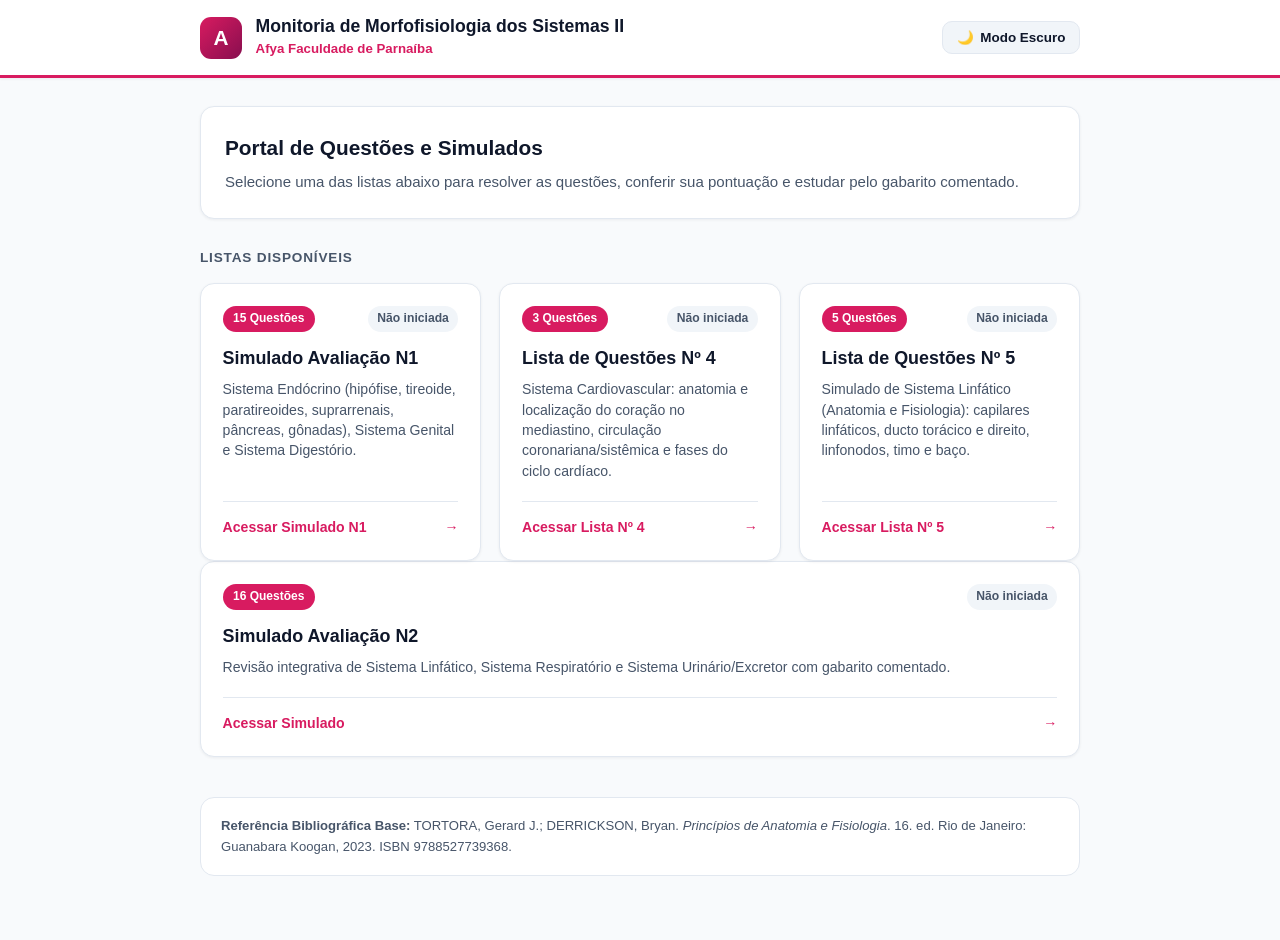
<file: index.html>
<!DOCTYPE html>
<html lang="pt-BR" data-theme="light">
<head>
  <meta charset="UTF-8" />
  <meta name="viewport" content="width=device-width, initial-scale=1.0" />
  <title>Monitoria de Morfofisiologia dos Sistemas II | Afya Parnaíba</title>
  <link rel="stylesheet" href="style.css" />
</head>
<body>

  <header>
    <div class="header-container">
      <div class="brand">
        <div class="brand-logo">A</div>
        <div class="brand-text">
          <h1>Monitoria de Morfofisiologia dos Sistemas II</h1>
          <p>Afya Faculdade de Parnaíba</p>
        </div>
      </div>
      <div class="header-actions">
        <button class="btn-icon" id="themeToggle" type="button">
          <span id="themeIcon">🌙</span>
          <span id="themeText">Modo Escuro</span>
        </button>
      </div>
    </div>
  </header>

  <main>
    <div class="hero-banner">
      <h2>Portal de Questões e Simulados</h2>
      <p>Selecione uma das listas abaixo para resolver as questões, conferir sua pontuação e estudar pelo gabarito comentado.</p>
    </div>

    <div class="section-title">Listas Disponíveis</div>

    <div class="portal-grid">
      <!-- Card 1: Simulado N1 -->
      <a href="simulado-n1.html" class="portal-card">
        <div>
          <div class="portal-card-top">
            <span class="quiz-badge">15 Questões</span>
            <span class="portal-status" data-quiz-status="simulado_n1" data-total="15">Não iniciada</span>
          </div>
          <h3>Simulado Avaliação N1</h3>
          <p>Sistema Endócrino (hipófise, tireoide, paratireoides, suprarrenais, pâncreas, gônadas), Sistema Genital e Sistema Digestório.</p>
        </div>
        <div class="portal-card-footer">
          <span>Acessar Simulado N1</span>
          <span>→</span>
        </div>
      </a>

      <!-- Card 2: Lista Nº 4 -->
      <a href="lista-4.html" class="portal-card">
        <div>
          <div class="portal-card-top">
            <span class="quiz-badge">3 Questões</span>
            <span class="portal-status" data-quiz-status="lista_4" data-total="3">Não iniciada</span>
          </div>
          <h3>Lista de Questões Nº 4</h3>
          <p>Sistema Cardiovascular: anatomia e localização do coração no mediastino, circulação coronariana/sistêmica e fases do ciclo cardíaco.</p>
        </div>
        <div class="portal-card-footer">
          <span>Acessar Lista Nº 4</span>
          <span>→</span>
        </div>
      </a>

      <!-- Card 3: Lista Nº 5 -->
      <a href="lista-5.html" class="portal-card">
        <div>
          <div class="portal-card-top">
            <span class="quiz-badge">5 Questões</span>
            <span class="portal-status" data-quiz-status="lista_5" data-total="5">Não iniciada</span>
          </div>
          <h3>Lista de Questões Nº 5</h3>
          <p>Simulado de Sistema Linfático (Anatomia e Fisiologia): capilares linfáticos, ducto torácico e direito, linfonodos, timo e baço.</p>
        </div>
        <div class="portal-card-footer">
          <span>Acessar Lista Nº 5</span>
          <span>→</span>
        </div>
      </a>
    </div>

      <!-- Card 4: Simulado N2 -->
    <a href="simulado-n2.html" class="portal-card">
  <div>
    <div class="portal-card-top">
      <span class="quiz-badge">16 Questões</span>
      <span class="portal-status" data-quiz-status="simulado-n2" data-total="16">Não iniciado</span>
    </div>
    <h3>Simulado Avaliação N2</h3>
    <p>Revisão integrativa de Sistema Linfático, Sistema Respiratório e Sistema Urinário/Excretor com gabarito comentado.</p>
  </div>
  <div class="portal-card-footer">
    <span>Acessar Simulado</span>
    <span>→</span>
  </div>
</a>

    <div class="reference-box">
      <strong>Referência Bibliográfica Base:</strong> TORTORA, Gerard J.; DERRICKSON, Bryan. <em>Princípios de Anatomia e Fisiologia</em>. 16. ed. Rio de Janeiro: Guanabara Koogan, 2023. ISBN 9788527739368.
    </div>
  </main>

  <script src="quiz.js"></script>
</body>
</html>
</file>
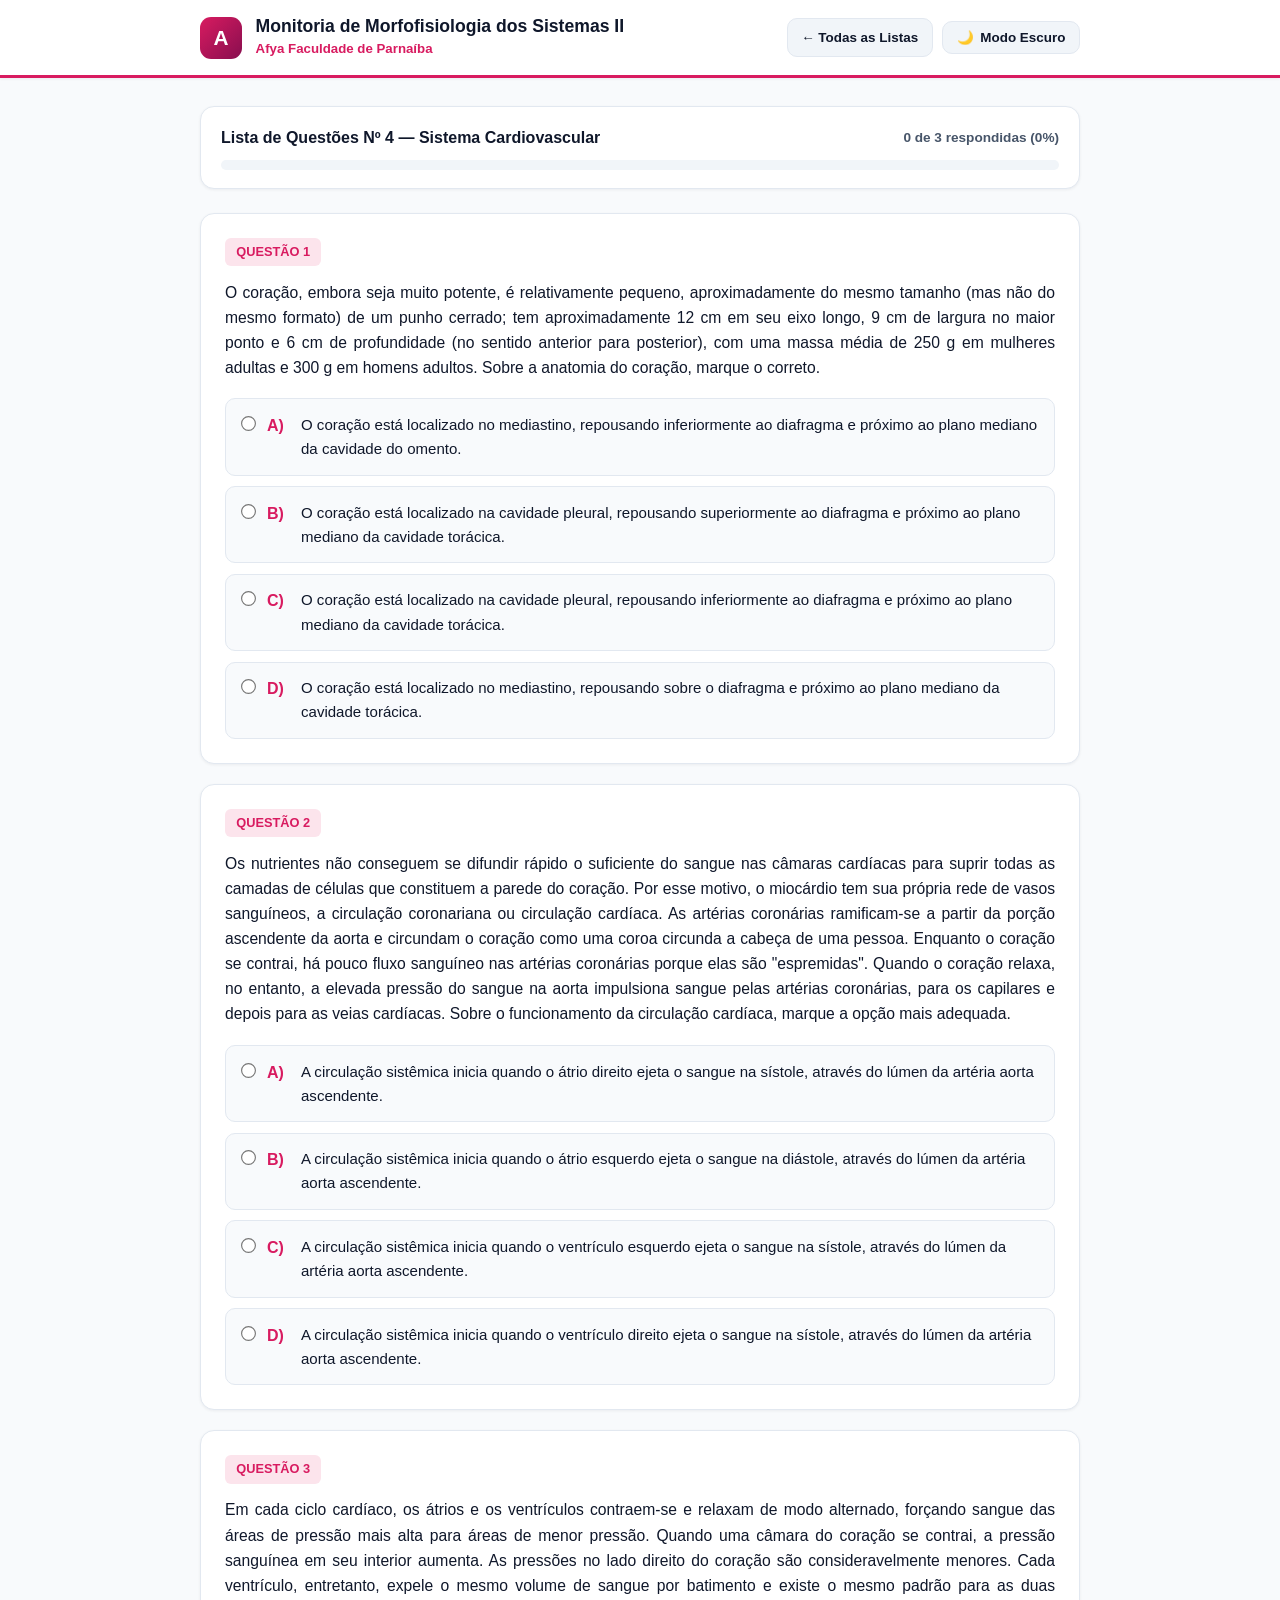
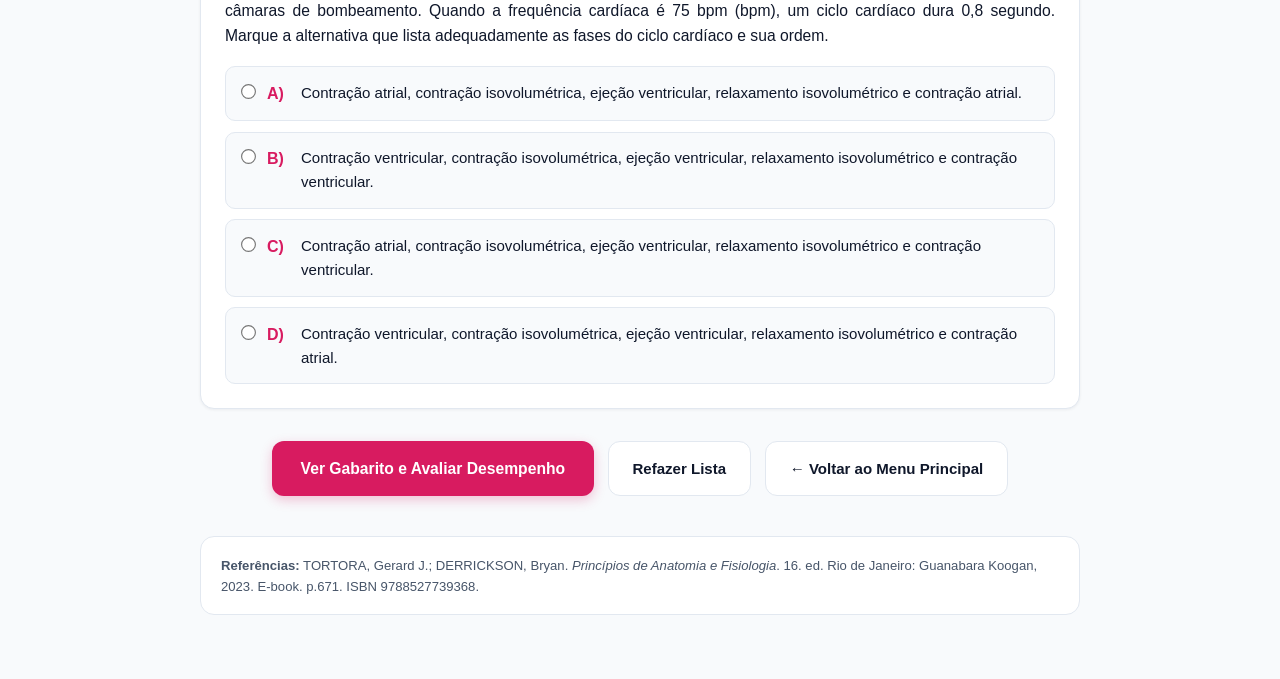
<file: lista-4.html>
<!DOCTYPE html>
<html lang="pt-BR" data-theme="light">
<head>
  <meta charset="UTF-8" />
  <meta name="viewport" content="width=device-width, initial-scale=1.0" />
  <title>Lista de Questões Nº 4 | Morfofisiologia II</title>
  <link rel="stylesheet" href="style.css" />
</head>
<body>

  <header>
    <div class="header-container">
      <a href="index.html" class="brand">
        <div class="brand-logo">A</div>
        <div class="brand-text">
          <h1>Monitoria de Morfofisiologia dos Sistemas II</h1>
          <p>Afya Faculdade de Parnaíba</p>
        </div>
      </a>
      <div class="header-actions">
        <a href="index.html" class="btn-back">← Todas as Listas</a>
        <button class="btn-icon" id="themeToggle" type="button">
          <span id="themeIcon">🌙</span>
          <span id="themeText">Modo Escuro</span>
        </button>
      </div>
    </div>
  </header>

  <main>
    <section class="results-panel" id="resultsPanel">
      <div class="results-header">
        <h3>Resultado da Avaliação</h3>
        <p id="resultsFeedback"></p>
      </div>
      <div class="stats-grid">
        <div class="stat-card">
          <div class="stat-value" id="statScore">0%</div>
          <div class="stat-label">Aproveitamento</div>
        </div>
        <div class="stat-card stat-correct">
          <div class="stat-value" id="statCorrect">0</div>
          <div class="stat-label">Acertos</div>
        </div>
        <div class="stat-card stat-wrong">
          <div class="stat-value" id="statWrong">0</div>
          <div class="stat-label">Erros</div>
        </div>
        <div class="stat-card stat-unanswered">
          <div class="stat-value" id="statUnanswered">0</div>
          <div class="stat-label">Em Branco</div>
        </div>
      </div>
    </section>

    <div class="status-bar">
      <div class="status-top">
        <span class="status-info" id="activeQuizTitle">Lista de Questões Nº 4</span>
        <span class="status-count" id="progressText">0 de 3 respondidas</span>
      </div>
      <div class="progress-track">
        <div class="progress-fill" id="progressFill"></div>
      </div>
    </div>

    <div class="filter-bar" id="filterBar">
      <button class="filter-btn active" data-filter="all" type="button">Todas as Questões</button>
      <button class="filter-btn" data-filter="correct" type="button">Apenas Acertos</button>
      <button class="filter-btn" data-filter="wrong" type="button">Erros / Em Branco</button>
    </div>

    <div class="questions-list" id="questionsContainer"></div>

    <div class="quiz-actions">
      <button class="btn-primary" id="btnGrade" type="button">Ver Gabarito e Avaliar Desempenho</button>
      <button class="btn-secondary" id="btnReset" type="button">Refazer Lista</button>
      <a href="index.html" class="btn-secondary">← Voltar ao Menu Principal</a>
    </div>

    <div class="reference-box">
      <strong>Referências:</strong> TORTORA, Gerard J.; DERRICKSON, Bryan. <em>Princípios de Anatomia e Fisiologia</em>. 16. ed. Rio de Janeiro: Guanabara Koogan, 2023. E-book. p.671. ISBN 9788527739368.
    </div>
  </main>

  <script>
    window.QUIZ_DATA = {
      id: "lista_4",
      title: "Lista de Questões Nº 4 — Sistema Cardiovascular",
      questions: [
        {
          id: 1,
          stem: "O coração, embora seja muito potente, é relativamente pequeno, aproximadamente do mesmo tamanho (mas não do mesmo formato) de um punho cerrado; tem aproximadamente 12 cm em seu eixo longo, 9 cm de largura no maior ponto e 6 cm de profundidade (no sentido anterior para posterior), com uma massa média de 250 g em mulheres adultas e 300 g em homens adultos. Sobre a anatomia do coração, marque o correto.",
          options: {
            a: "O coração está localizado no mediastino, repousando inferiormente ao diafragma e próximo ao plano mediano da cavidade do omento.",
            b: "O coração está localizado na cavidade pleural, repousando superiormente ao diafragma e próximo ao plano mediano da cavidade torácica.",
            c: "O coração está localizado na cavidade pleural, repousando inferiormente ao diafragma e próximo ao plano mediano da cavidade torácica.",
            d: "O coração está localizado no mediastino, repousando sobre o diafragma e próximo ao plano mediano da cavidade torácica."
          },
          answer: "d",
          explanation: "Alternativa D. Todas as outras descrições estão erradas, pois o coração não está inferiormente ou superiormente ao mediastino, mas sim nele. Além disso, a cavidade pleural é um espaço entre as camadas do pulmão, então não há lógica em afirmar que o coração está localizado nesse espaço. A única opção restante é a última, que está correta."
        },
        {
          id: 2,
          stem: "Os nutrientes não conseguem se difundir rápido o suficiente do sangue nas câmaras cardíacas para suprir todas as camadas de células que constituem a parede do coração. Por esse motivo, o miocárdio tem sua própria rede de vasos sanguíneos, a circulação coronariana ou circulação cardíaca. As artérias coronárias ramificam-se a partir da porção ascendente da aorta e circundam o coração como uma coroa circunda a cabeça de uma pessoa. Enquanto o coração se contrai, há pouco fluxo sanguíneo nas artérias coronárias porque elas são \"espremidas\". Quando o coração relaxa, no entanto, a elevada pressão do sangue na aorta impulsiona sangue pelas artérias coronárias, para os capilares e depois para as veias cardíacas. Sobre o funcionamento da circulação cardíaca, marque a opção mais adequada.",
          options: {
            a: "A circulação sistêmica inicia quando o átrio direito ejeta o sangue na sístole, através do lúmen da artéria aorta ascendente.",
            b: "A circulação sistêmica inicia quando o átrio esquerdo ejeta o sangue na diástole, através do lúmen da artéria aorta ascendente.",
            c: "A circulação sistêmica inicia quando o ventrículo esquerdo ejeta o sangue na sístole, através do lúmen da artéria aorta ascendente.",
            d: "A circulação sistêmica inicia quando o ventrículo direito ejeta o sangue na sístole, através do lúmen da artéria aorta ascendente."
          },
          answer: "c",
          explanation: "Alternativa C. O átrio direito recebe o sangue das veias cavas e o envia para o ventrículo direito, que inicia o processo da circulação local na artéria pulmonar. Após isso, o sangue é oxigenado pelos alvéolos e enviado de volta ao coração pelas veias pulmonares. Ao chegar de volta, entra no átrio esquerdo, que encaminha o sangue para o ventrículo esquerdo, que através da sístole ventricular ejeta o sangue na artéria aorta ascendente."
        },
        {
          id: 3,
          stem: "Em cada ciclo cardíaco, os átrios e os ventrículos contraem-se e relaxam de modo alternado, forçando sangue das áreas de pressão mais alta para áreas de menor pressão. Quando uma câmara do coração se contrai, a pressão sanguínea em seu interior aumenta. As pressões no lado direito do coração são consideravelmente menores. Cada ventrículo, entretanto, expele o mesmo volume de sangue por batimento e existe o mesmo padrão para as duas câmaras de bombeamento. Quando a frequência cardíaca é 75 bpm (bpm), um ciclo cardíaco dura 0,8 segundo. Marque a alternativa que lista adequadamente as fases do ciclo cardíaco e sua ordem.",
          options: {
            a: "Contração atrial, contração isovolumétrica, ejeção ventricular, relaxamento isovolumétrico e contração atrial.",
            b: "Contração ventricular, contração isovolumétrica, ejeção ventricular, relaxamento isovolumétrico e contração ventricular.",
            c: "Contração atrial, contração isovolumétrica, ejeção ventricular, relaxamento isovolumétrico e contração ventricular.",
            d: "Contração ventricular, contração isovolumétrica, ejeção ventricular, relaxamento isovolumétrico e contração atrial."
          },
          answer: "a",
          explanation: "Alternativa A. O ciclo cardíaco começa com a contração atrial, que preenche os ventrículos. Em seguida, ocorre a contração isovolumétrica ventricular (valvas fechadas, aumento de pressão), culminando na ejeção ventricular do sangue. Por fim, as valvas se fecham no relaxamento isovolumétrico, antecedendo o reinício do ciclo com nova contração atrial."
        }
      ]
    };
  </script>
  <script src="quiz.js"></script>
</body>
</html>
</file>
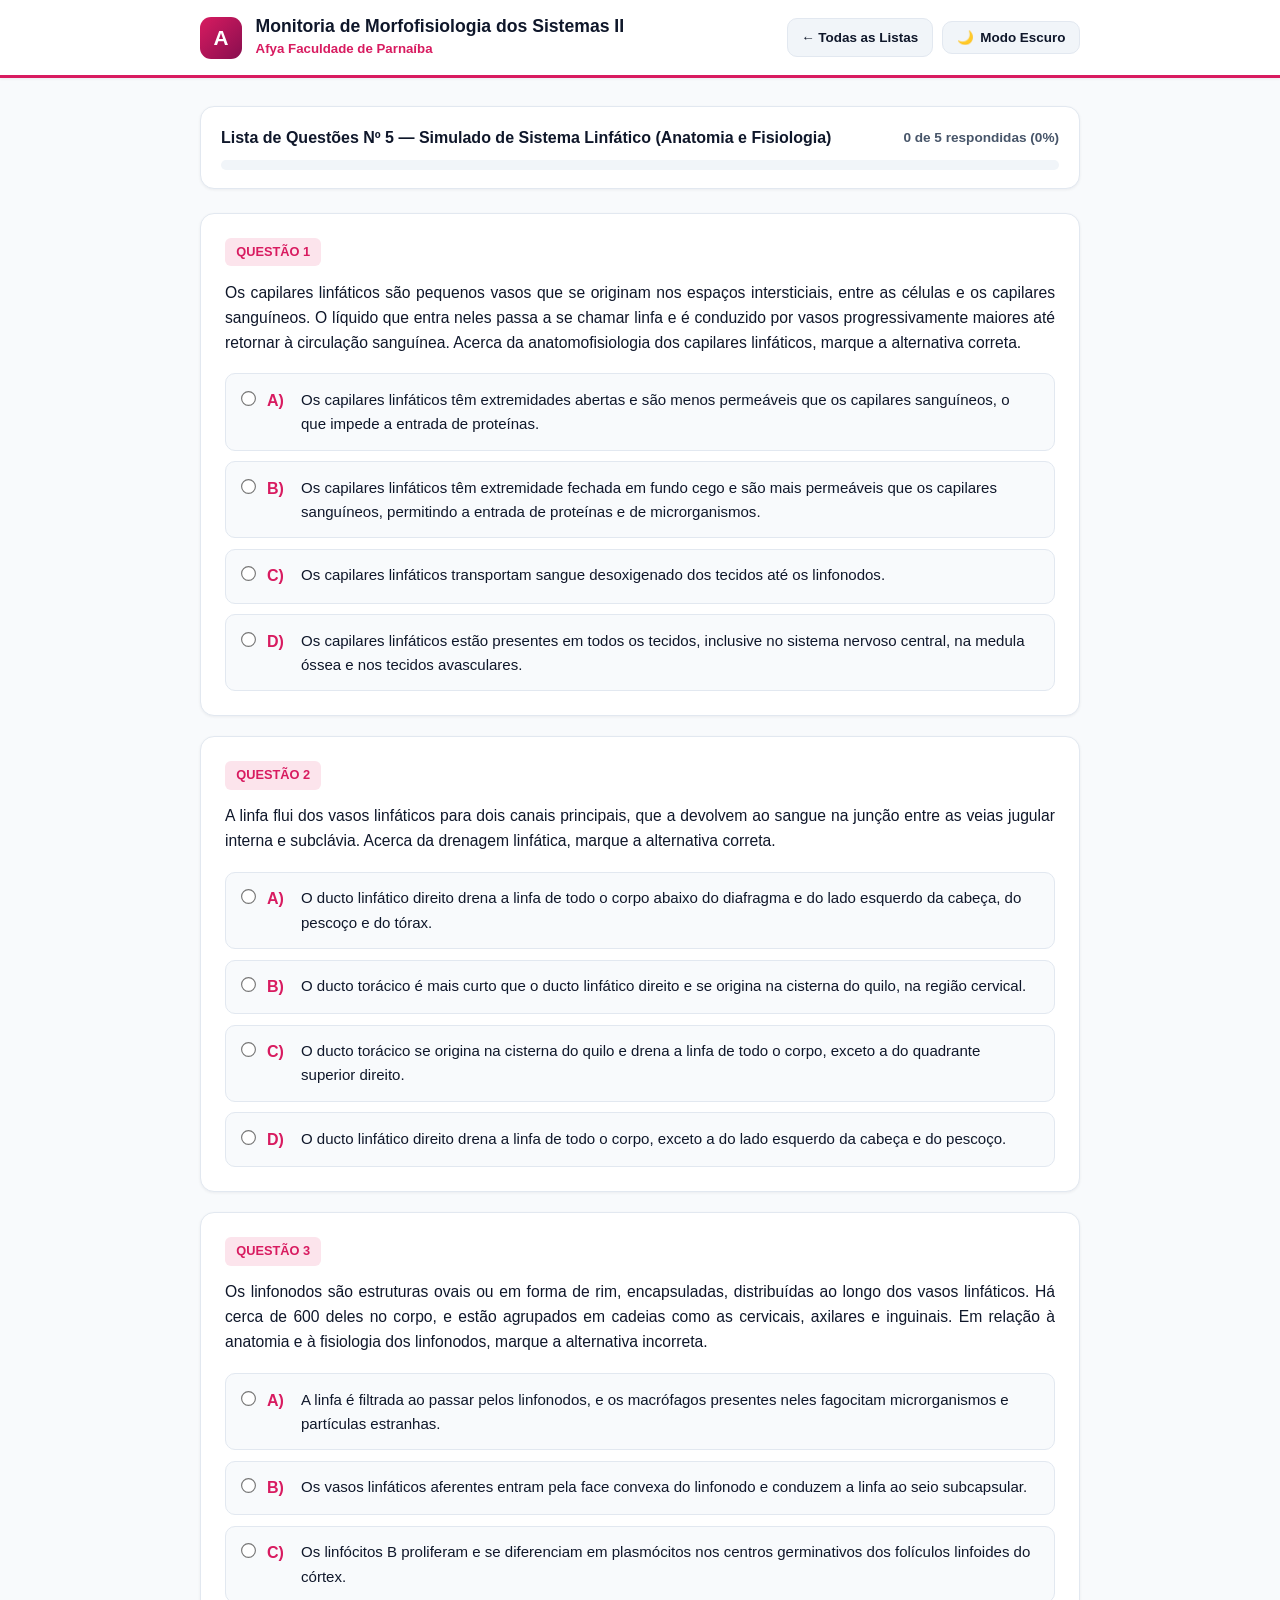
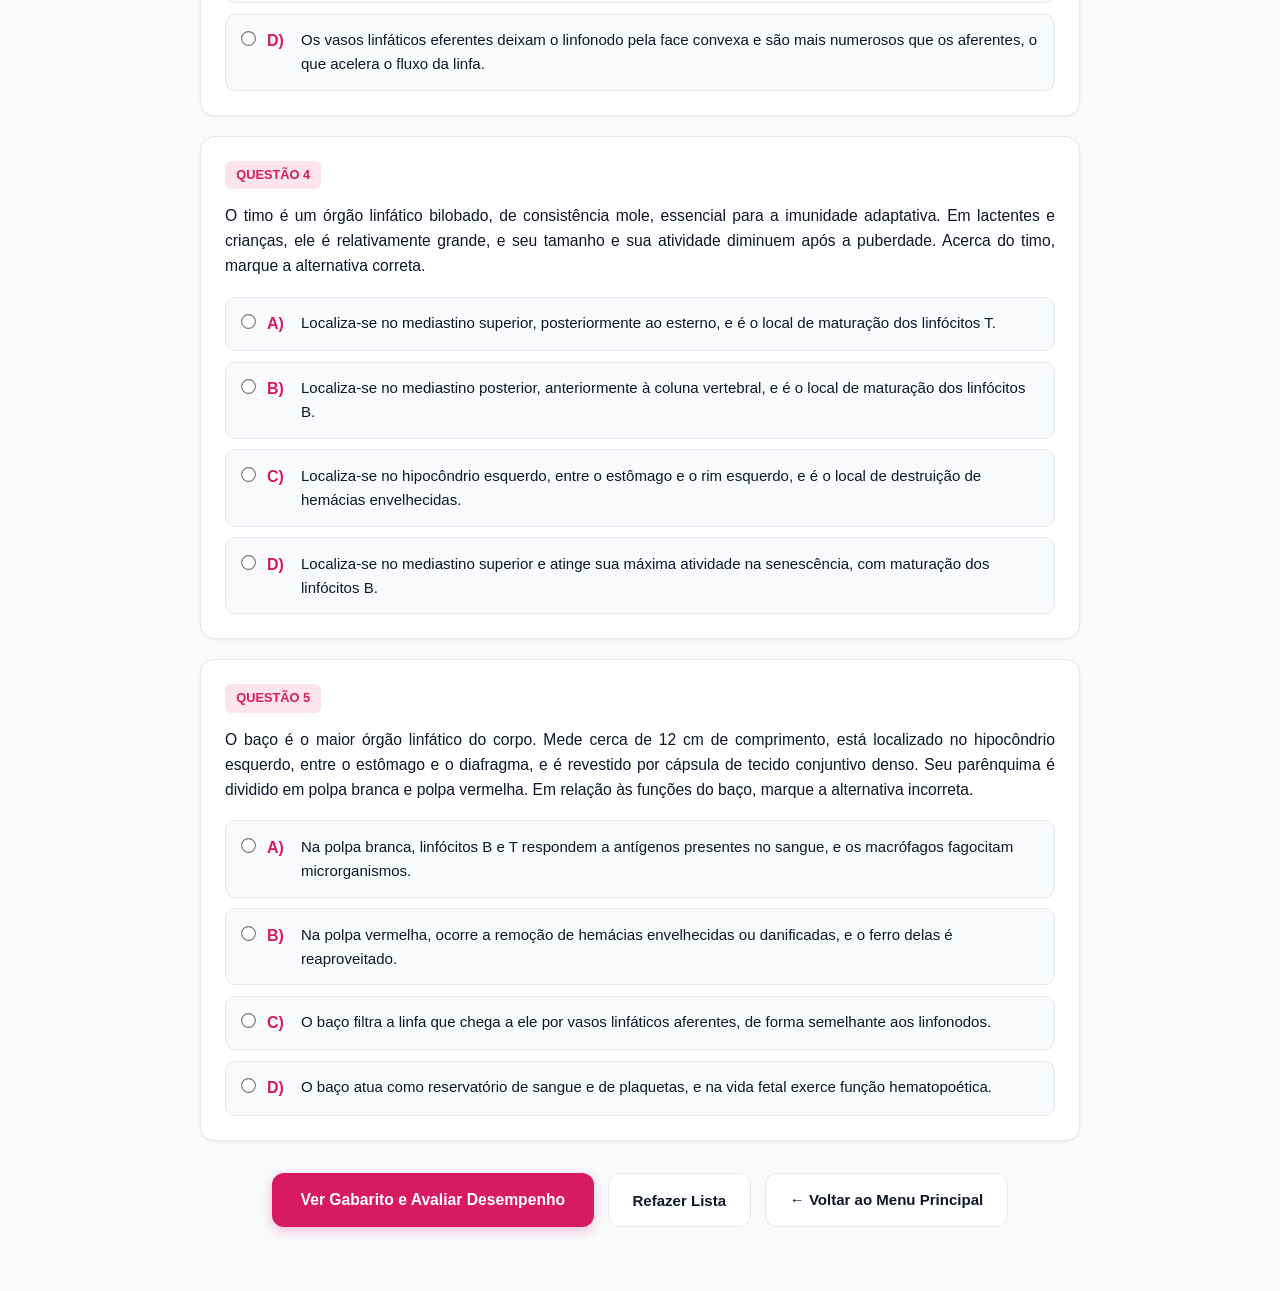
<file: lista-5.html>
<!DOCTYPE html>
<html lang="pt-BR" data-theme="light">
<head>
  <meta charset="UTF-8" />
  <meta name="viewport" content="width=device-width, initial-scale=1.0" />
  <title>Lista de Questões Nº 5 | Morfofisiologia II</title>
  <link rel="stylesheet" href="style.css" />
</head>
<body>

  <header>
    <div class="header-container">
      <a href="index.html" class="brand">
        <div class="brand-logo">A</div>
        <div class="brand-text">
          <h1>Monitoria de Morfofisiologia dos Sistemas II</h1>
          <p>Afya Faculdade de Parnaíba</p>
        </div>
      </a>
      <div class="header-actions">
        <a href="index.html" class="btn-back">← Todas as Listas</a>
        <button class="btn-icon" id="themeToggle" type="button">
          <span id="themeIcon">🌙</span>
          <span id="themeText">Modo Escuro</span>
        </button>
      </div>
    </div>
  </header>

  <main>
    <section class="results-panel" id="resultsPanel">
      <div class="results-header">
        <h3>Resultado da Avaliação</h3>
        <p id="resultsFeedback"></p>
      </div>
      <div class="stats-grid">
        <div class="stat-card">
          <div class="stat-value" id="statScore">0%</div>
          <div class="stat-label">Aproveitamento</div>
        </div>
        <div class="stat-card stat-correct">
          <div class="stat-value" id="statCorrect">0</div>
          <div class="stat-label">Acertos</div>
        </div>
        <div class="stat-card stat-wrong">
          <div class="stat-value" id="statWrong">0</div>
          <div class="stat-label">Erros</div>
        </div>
        <div class="stat-card stat-unanswered">
          <div class="stat-value" id="statUnanswered">0</div>
          <div class="stat-label">Em Branco</div>
        </div>
      </div>
    </section>

    <div class="status-bar">
      <div class="status-top">
        <span class="status-info" id="activeQuizTitle">Lista de Questões Nº 5</span>
        <span class="status-count" id="progressText">0 de 5 respondidas</span>
      </div>
      <div class="progress-track">
        <div class="progress-fill" id="progressFill"></div>
      </div>
    </div>

    <div class="filter-bar" id="filterBar">
      <button class="filter-btn active" data-filter="all" type="button">Todas as Questões</button>
      <button class="filter-btn" data-filter="correct" type="button">Apenas Acertos</button>
      <button class="filter-btn" data-filter="wrong" type="button">Erros / Em Branco</button>
    </div>

    <div class="questions-list" id="questionsContainer"></div>

    <div class="quiz-actions">
      <button class="btn-primary" id="btnGrade" type="button">Ver Gabarito e Avaliar Desempenho</button>
      <button class="btn-secondary" id="btnReset" type="button">Refazer Lista</button>
      <a href="index.html" class="btn-secondary">← Voltar ao Menu Principal</a>
    </div>
  </main>

  <script>
    window.QUIZ_DATA = {
      id: "lista_5",
      title: "Lista de Questões Nº 5 — Simulado de Sistema Linfático (Anatomia e Fisiologia)",
      questions: [
        {
          id: 1,
          stem: "Os capilares linfáticos são pequenos vasos que se originam nos espaços intersticiais, entre as células e os capilares sanguíneos. O líquido que entra neles passa a se chamar linfa e é conduzido por vasos progressivamente maiores até retornar à circulação sanguínea. Acerca da anatomofisiologia dos capilares linfáticos, marque a alternativa correta.",
          options: {
            a: "Os capilares linfáticos têm extremidades abertas e são menos permeáveis que os capilares sanguíneos, o que impede a entrada de proteínas.",
            b: "Os capilares linfáticos têm extremidade fechada em fundo cego e são mais permeáveis que os capilares sanguíneos, permitindo a entrada de proteínas e de microrganismos.",
            c: "Os capilares linfáticos transportam sangue desoxigenado dos tecidos até os linfonodos.",
            d: "Os capilares linfáticos estão presentes em todos os tecidos, inclusive no sistema nervoso central, na medula óssea e nos tecidos avasculares."
          },
          answer: "b",
          explanation: "Alternativa B. Os capilares linfáticos têm extremidade em fundo cego e suas células endoteliais se sobrepõem como válvulas de via única, o que torna o vaso muito permeável a proteínas, restos celulares e microrganismos. A alternativa A está errada porque a permeabilidade é maior, não menor. A C está errada porque a linfa é um líquido derivado do líquido intersticial, não sangue. A D está errada porque os capilares linfáticos estão ausentes no sistema nervoso central, na medula óssea, na cartilagem, na epiderme e em outros tecidos avasculares."
        },
        {
          id: 2,
          stem: "A linfa flui dos vasos linfáticos para dois canais principais, que a devolvem ao sangue na junção entre as veias jugular interna e subclávia. Acerca da drenagem linfática, marque a alternativa correta.",
          options: {
            a: "O ducto linfático direito drena a linfa de todo o corpo abaixo do diafragma e do lado esquerdo da cabeça, do pescoço e do tórax.",
            b: "O ducto torácico é mais curto que o ducto linfático direito e se origina na cisterna do quilo, na região cervical.",
            c: "O ducto torácico se origina na cisterna do quilo e drena a linfa de todo o corpo, exceto a do quadrante superior direito.",
            d: "O ducto linfático direito drena a linfa de todo o corpo, exceto a do lado esquerdo da cabeça e do pescoço."
          },
          answer: "c",
          explanation: "Alternativa C. O ducto torácico (cerca de 38 a 45 cm) se origina na cisterna do quilo, no abdome, e drena a linfa dos membros inferiores, do abdome, da pelve, do lado esquerdo da cabeça, do pescoço e do tórax e do membro superior esquerdo. Ele desemboca na junção entre as veias jugular interna e subclávia esquerdas. O ducto linfático direito (cerca de 1 cm) drena apenas o quadrante superior direito (lado direito da cabeça, do pescoço, do tórax e o membro superior direito)."
        },
        {
          id: 3,
          stem: "Os linfonodos são estruturas ovais ou em forma de rim, encapsuladas, distribuídas ao longo dos vasos linfáticos. Há cerca de 600 deles no corpo, e estão agrupados em cadeias como as cervicais, axilares e inguinais. Em relação à anatomia e à fisiologia dos linfonodos, marque a alternativa incorreta.",
          options: {
            a: "A linfa é filtrada ao passar pelos linfonodos, e os macrófagos presentes neles fagocitam microrganismos e partículas estranhas.",
            b: "Os vasos linfáticos aferentes entram pela face convexa do linfonodo e conduzem a linfa ao seio subcapsular.",
            c: "Os linfócitos B proliferam e se diferenciam em plasmócitos nos centros germinativos dos folículos linfoides do córtex.",
            d: "Os vasos linfáticos eferentes deixam o linfonodo pela face convexa e são mais numerosos que os aferentes, o que acelera o fluxo da linfa."
          },
          answer: "d",
          explanation: "Alternativa D. Os vasos eferentes saem pelo hilo do linfonodo, não pela face convexa, e são em menor número que os aferentes. Essa diferença faz a linfa fluir mais lentamente pelo linfonodo, o que aumenta o tempo de contato com macrófagos e linfócitos. As demais alternativas descrevem corretamente a filtragem, o trajeto da linfa e a ativação de linfócitos B no córtex."
        },
        {
          id: 4,
          stem: "O timo é um órgão linfático bilobado, de consistência mole, essencial para a imunidade adaptativa. Em lactentes e crianças, ele é relativamente grande, e seu tamanho e sua atividade diminuem após a puberdade. Acerca do timo, marque a alternativa correta.",
          options: {
            a: "Localiza-se no mediastino superior, posteriormente ao esterno, e é o local de maturação dos linfócitos T.",
            b: "Localiza-se no mediastino posterior, anteriormente à coluna vertebral, e é o local de maturação dos linfócitos B.",
            c: "Localiza-se no hipocôndrio esquerdo, entre o estômago e o rim esquerdo, e é o local de destruição de hemácias envelhecidas.",
            d: "Localiza-se no mediastino superior e atinge sua máxima atividade na senescência, com maturação dos linfócitos B."
          },
          answer: "a",
          explanation: "Alternativa A. O timo fica no mediastino superior, posterior ao esterno e anterior aos grandes vasos. Nele, os pré-linfócitos T originados na medula óssea amadurecem e se tornam imunocompetentes. As alternativas B e C trocam a localização e a função (a C descreve o baço). A D está errada porque o timo involui com a idade e amadurece linfócitos T, não B."
        },
        {
          id: 5,
          stem: "O baço é o maior órgão linfático do corpo. Mede cerca de 12 cm de comprimento, está localizado no hipocôndrio esquerdo, entre o estômago e o diafragma, e é revestido por cápsula de tecido conjuntivo denso. Seu parênquima é dividido em polpa branca e polpa vermelha. Em relação às funções do baço, marque a alternativa incorreta.",
          options: {
            a: "Na polpa branca, linfócitos B e T respondem a antígenos presentes no sangue, e os macrófagos fagocitam microrganismos.",
            b: "Na polpa vermelha, ocorre a remoção de hemácias envelhecidas ou danificadas, e o ferro delas é reaproveitado.",
            c: "O baço filtra a linfa que chega a ele por vasos linfáticos aferentes, de forma semelhante aos linfonodos.",
            d: "O baço atua como reservatório de sangue e de plaquetas, e na vida fetal exerce função hematopoética."
          },
          answer: "c",
          explanation: "Alternativa C. O baço não possui vasos linfáticos aferentes, então não filtra linfa. Ele filtra sangue, porque é um órgão do sistema linfático que recebe e devolve sangue pela artéria e pela veia esplênica. Quem filtra a linfa são os linfonodos. As demais alternativas descrevem corretamente as funções imunológicas (polpa branca), a remoção de hemácias velhas (polpa vermelha), o reservatório de sangue e a hematopoese fetal."
        }
      ]
    };
  </script>
  <script src="quiz.js"></script>
</body>
</html>
</file>
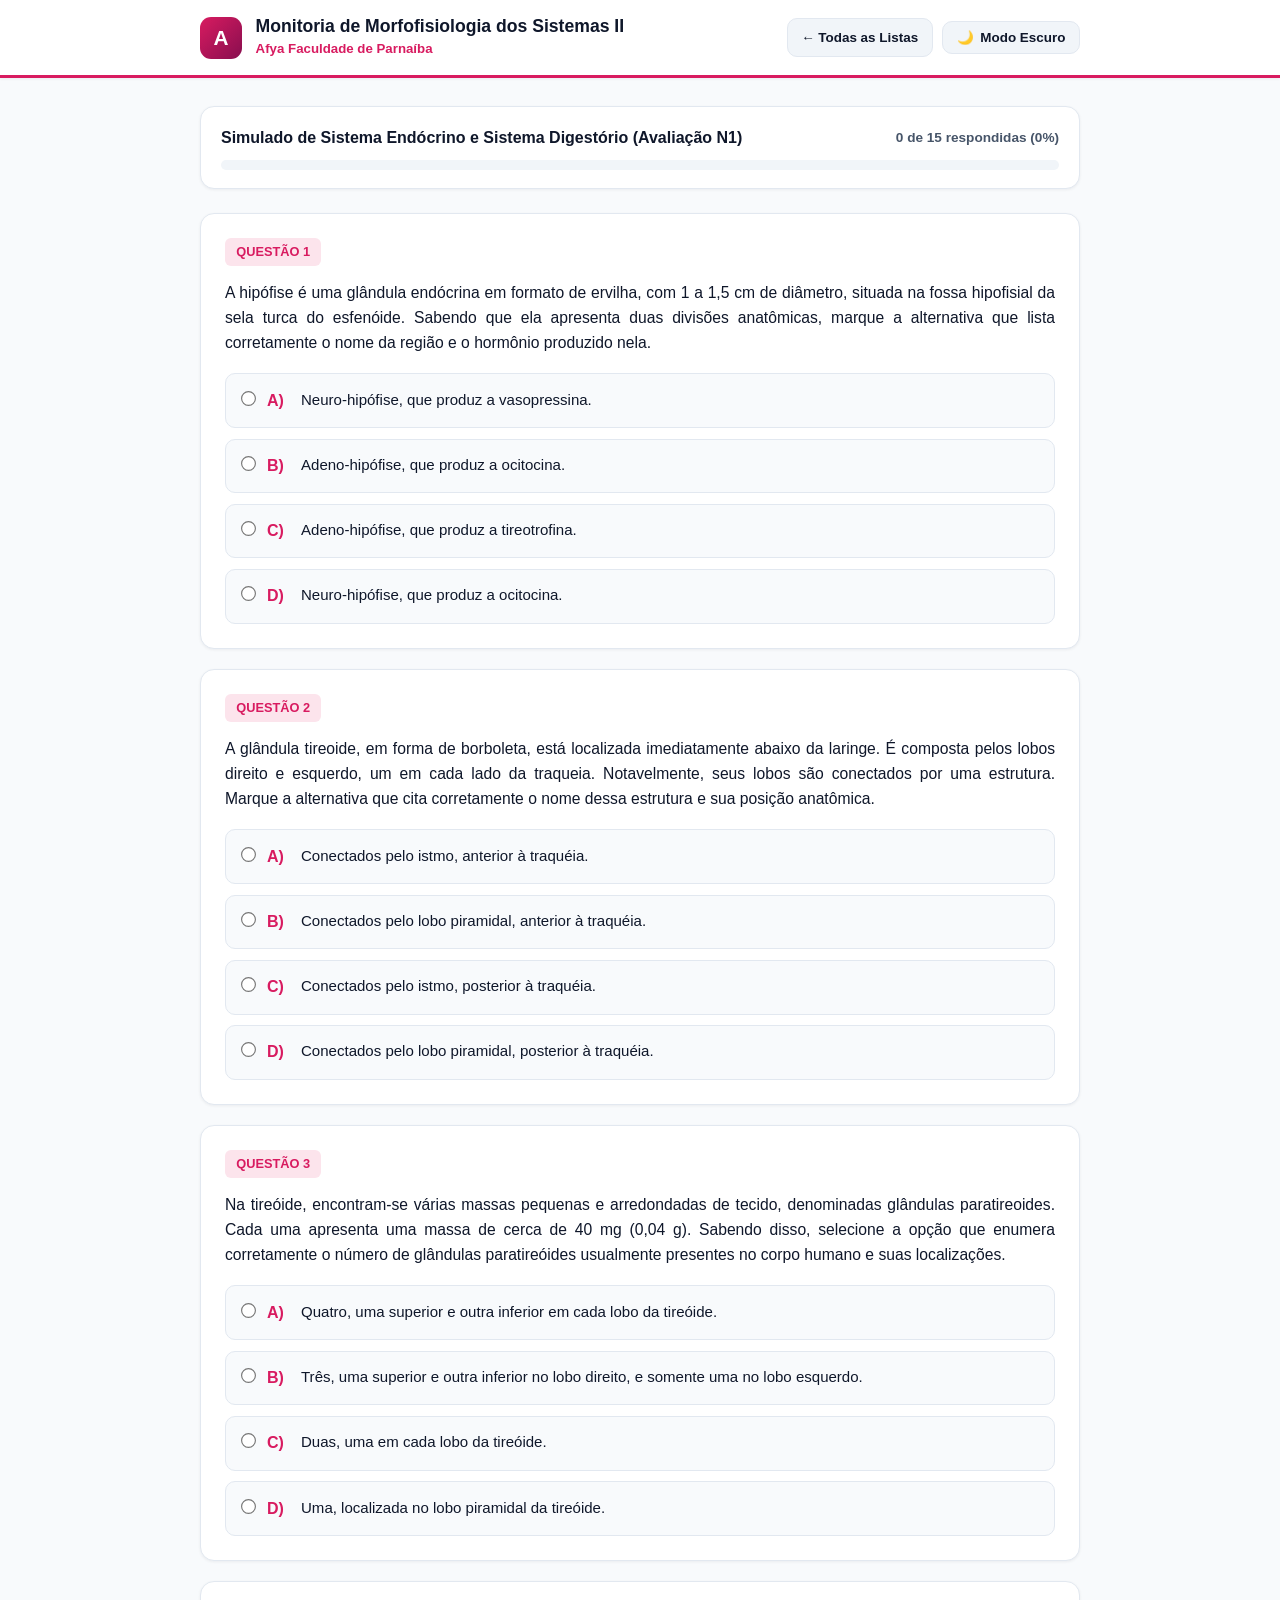
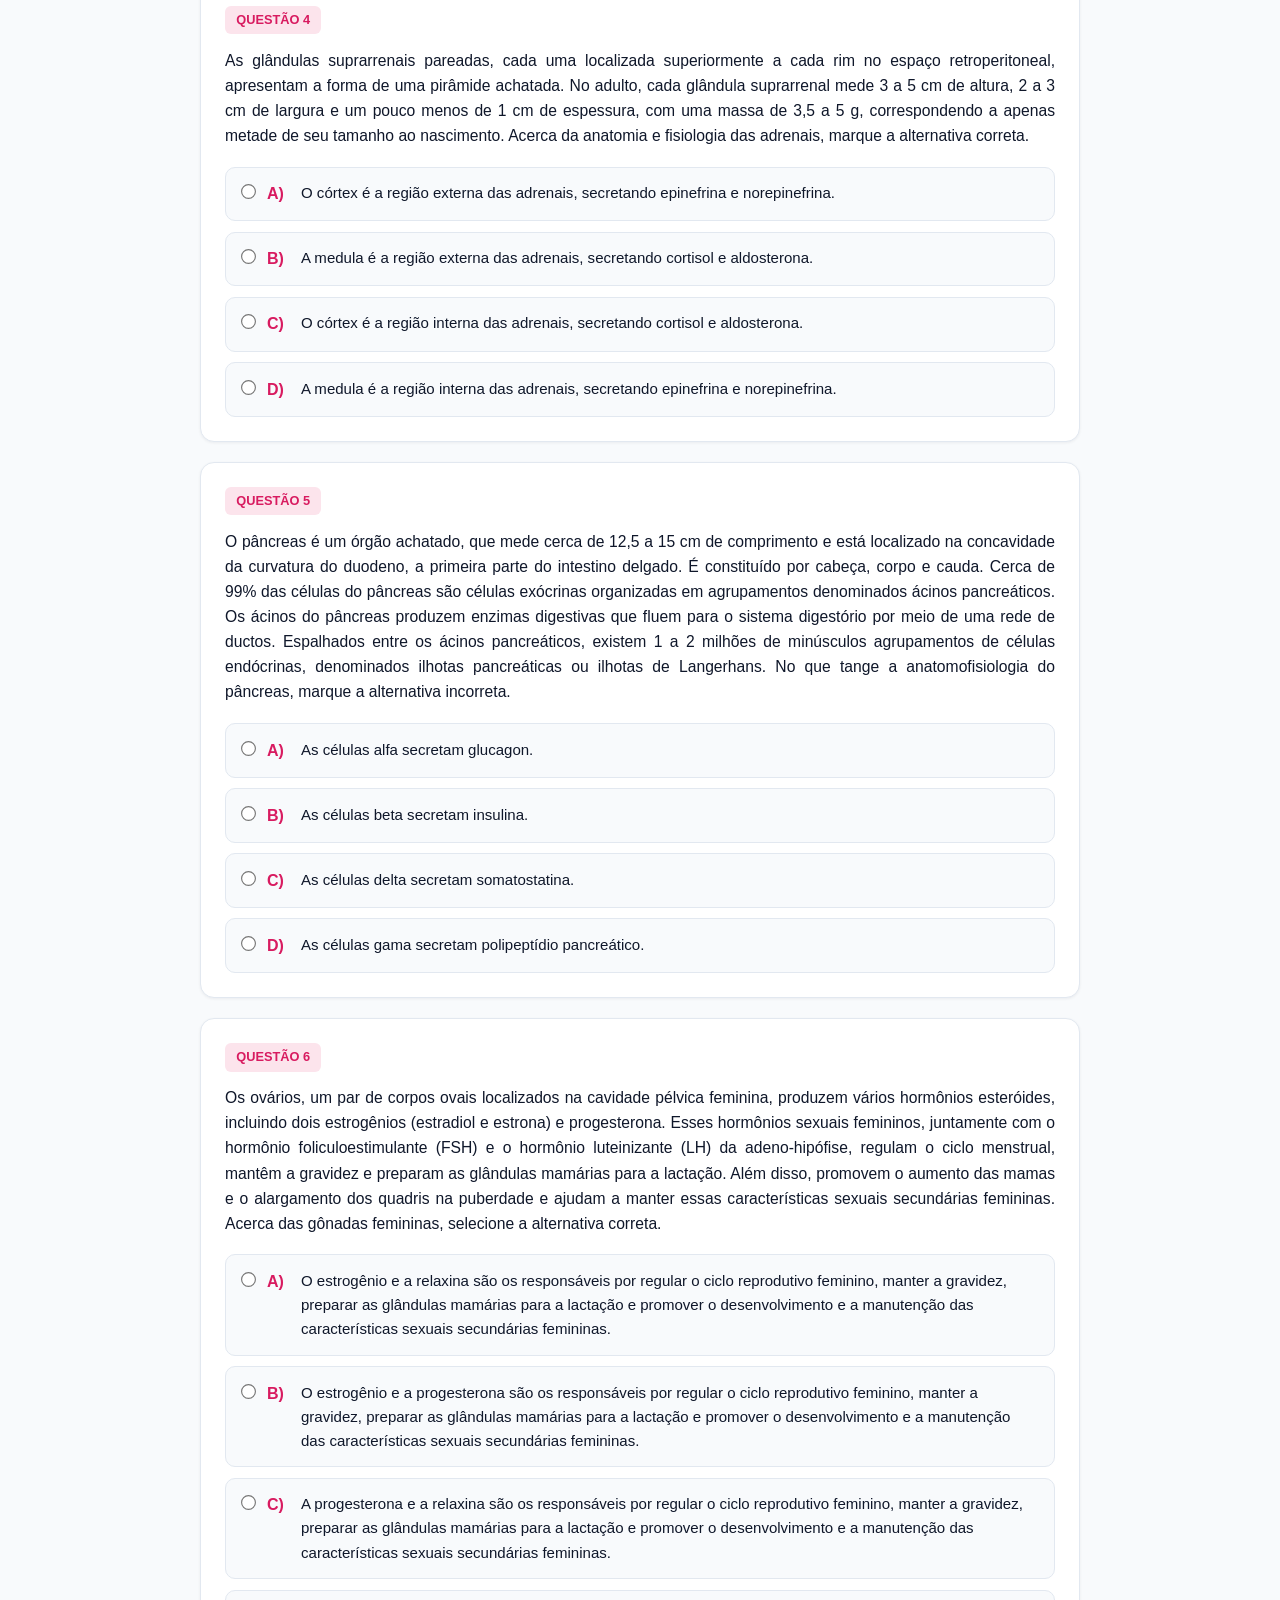
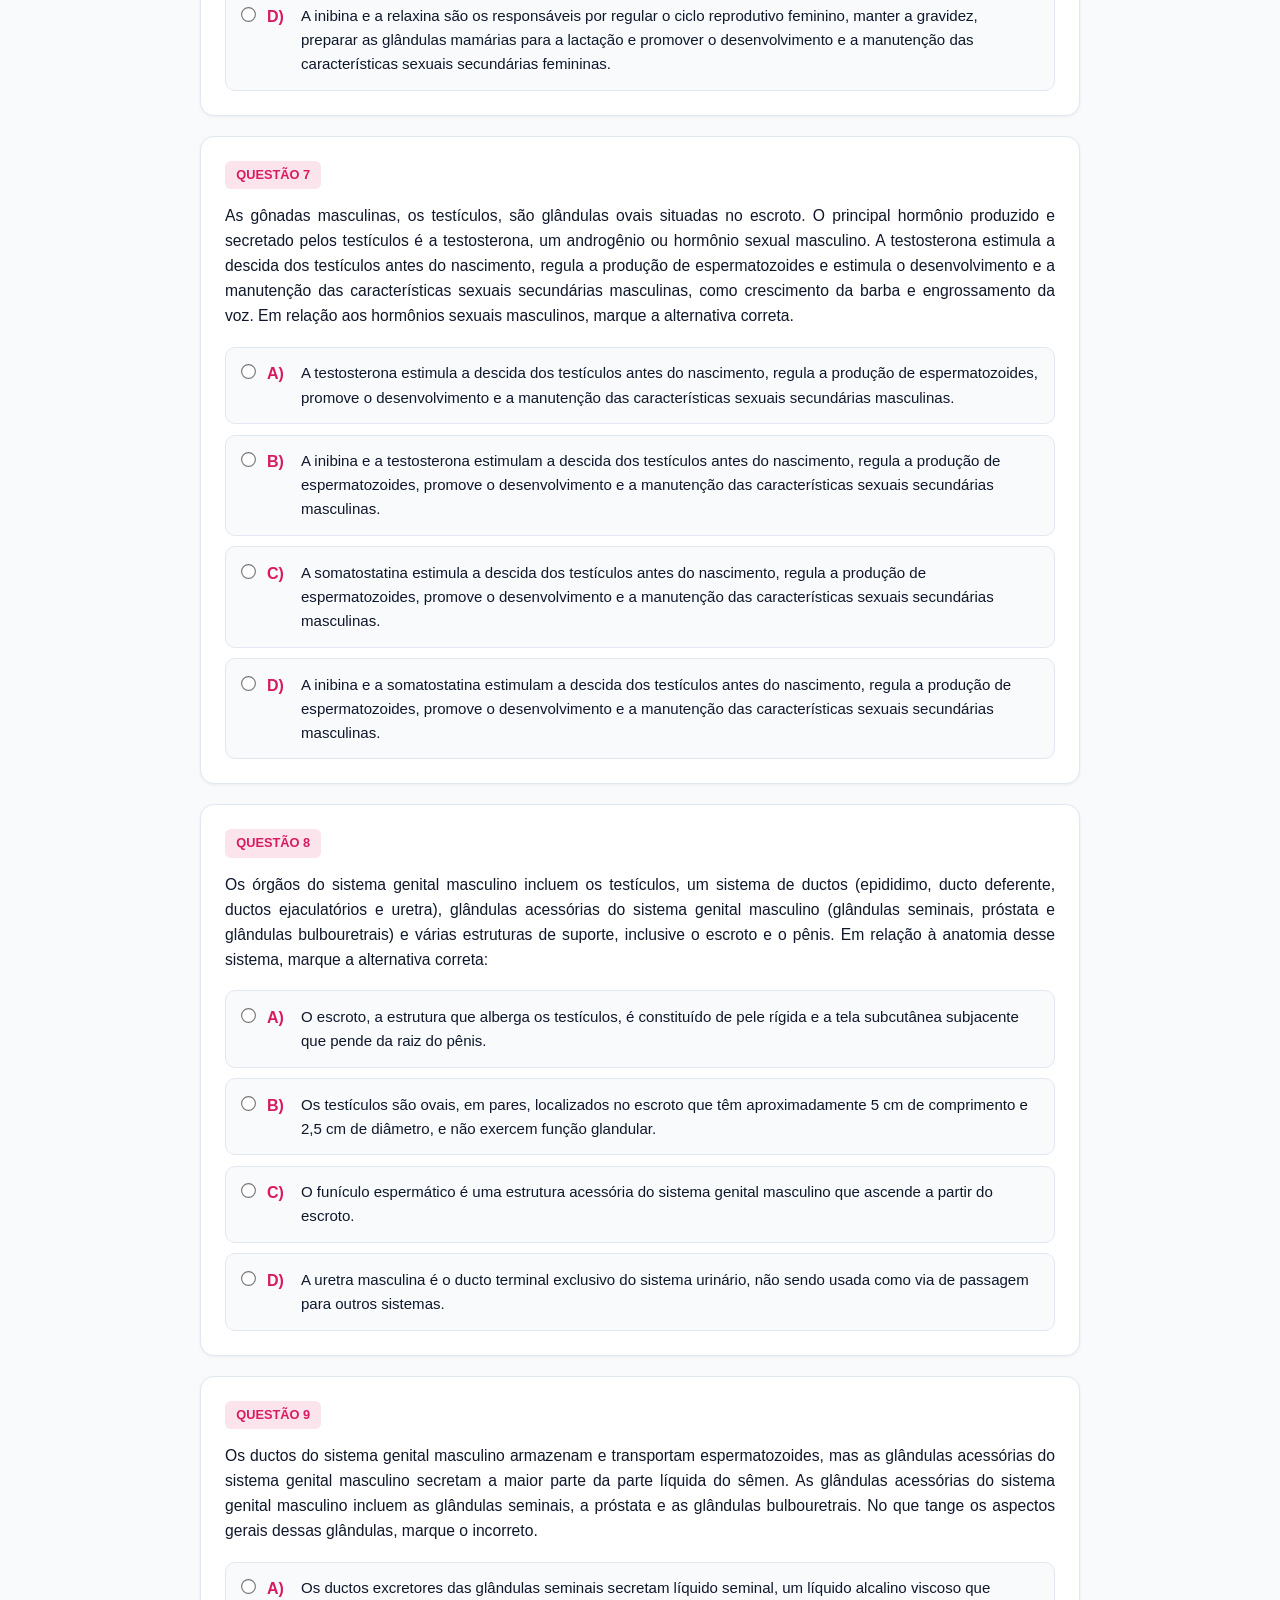
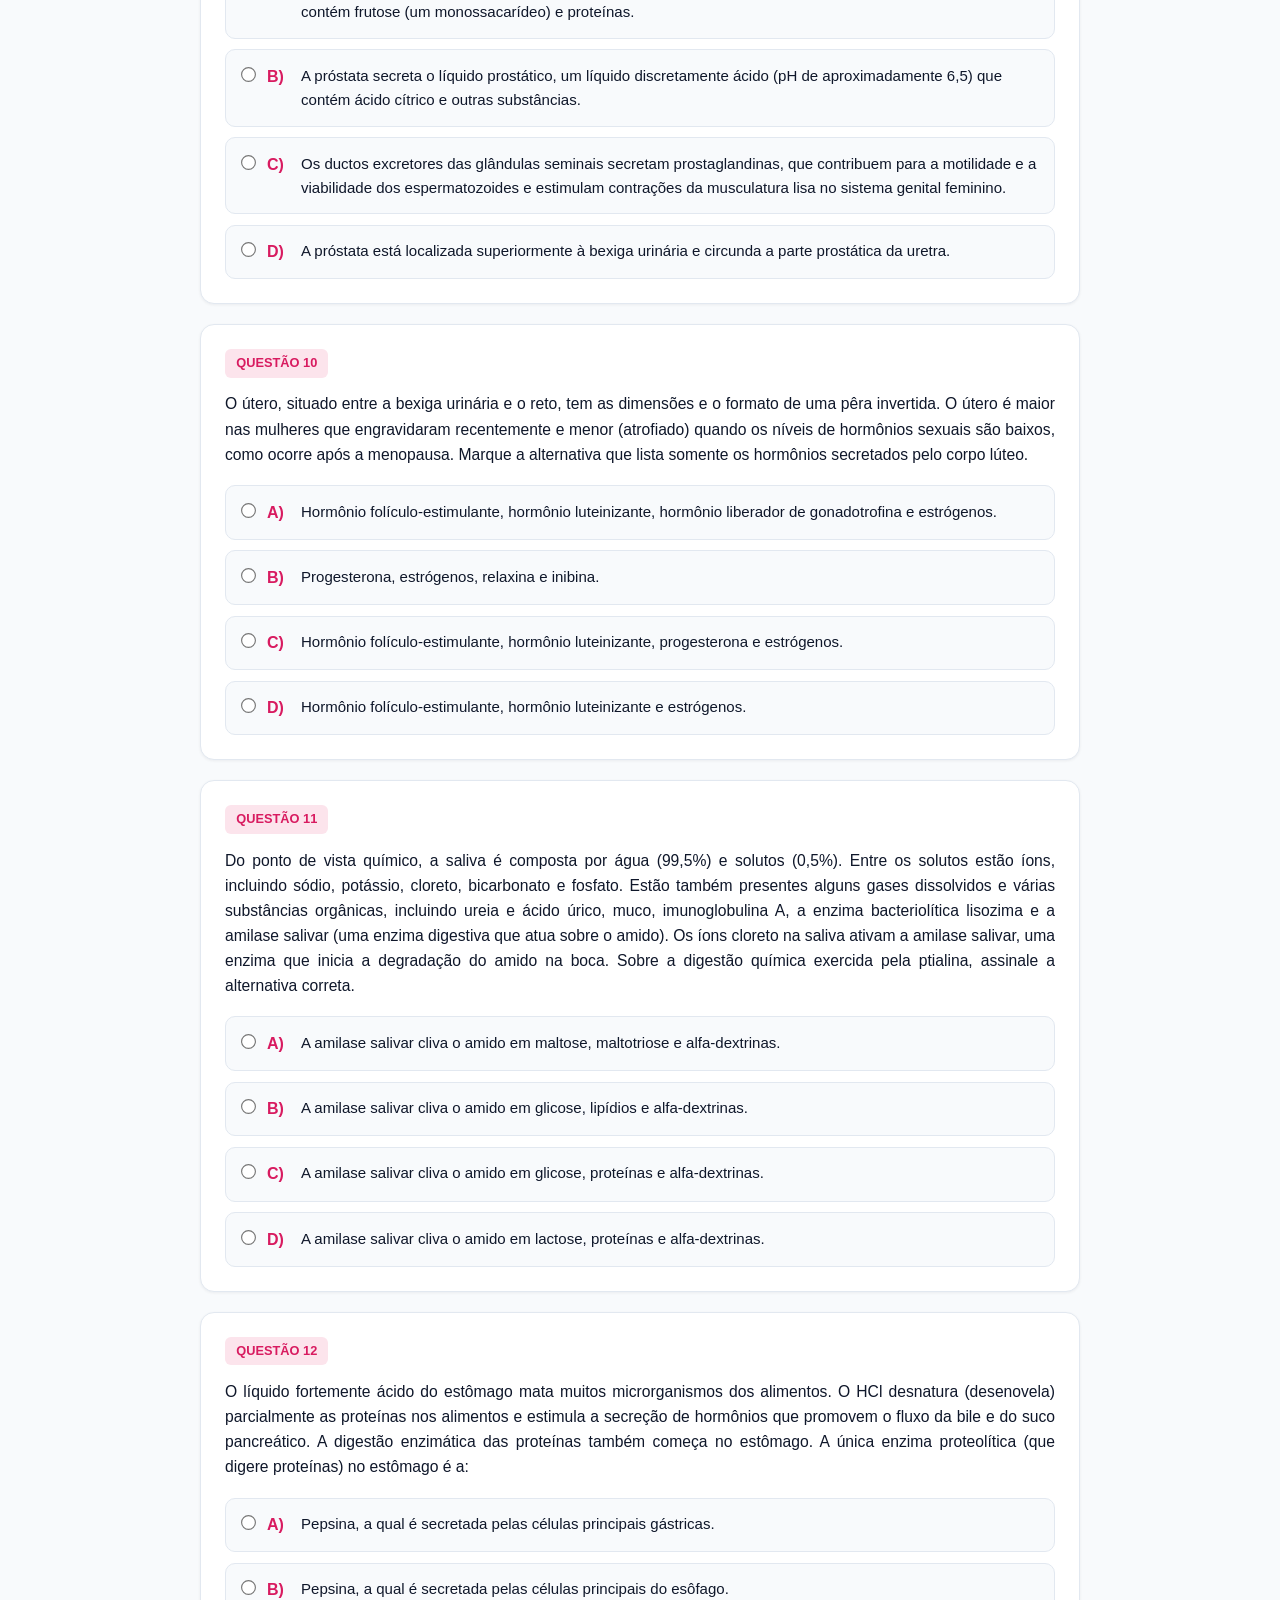
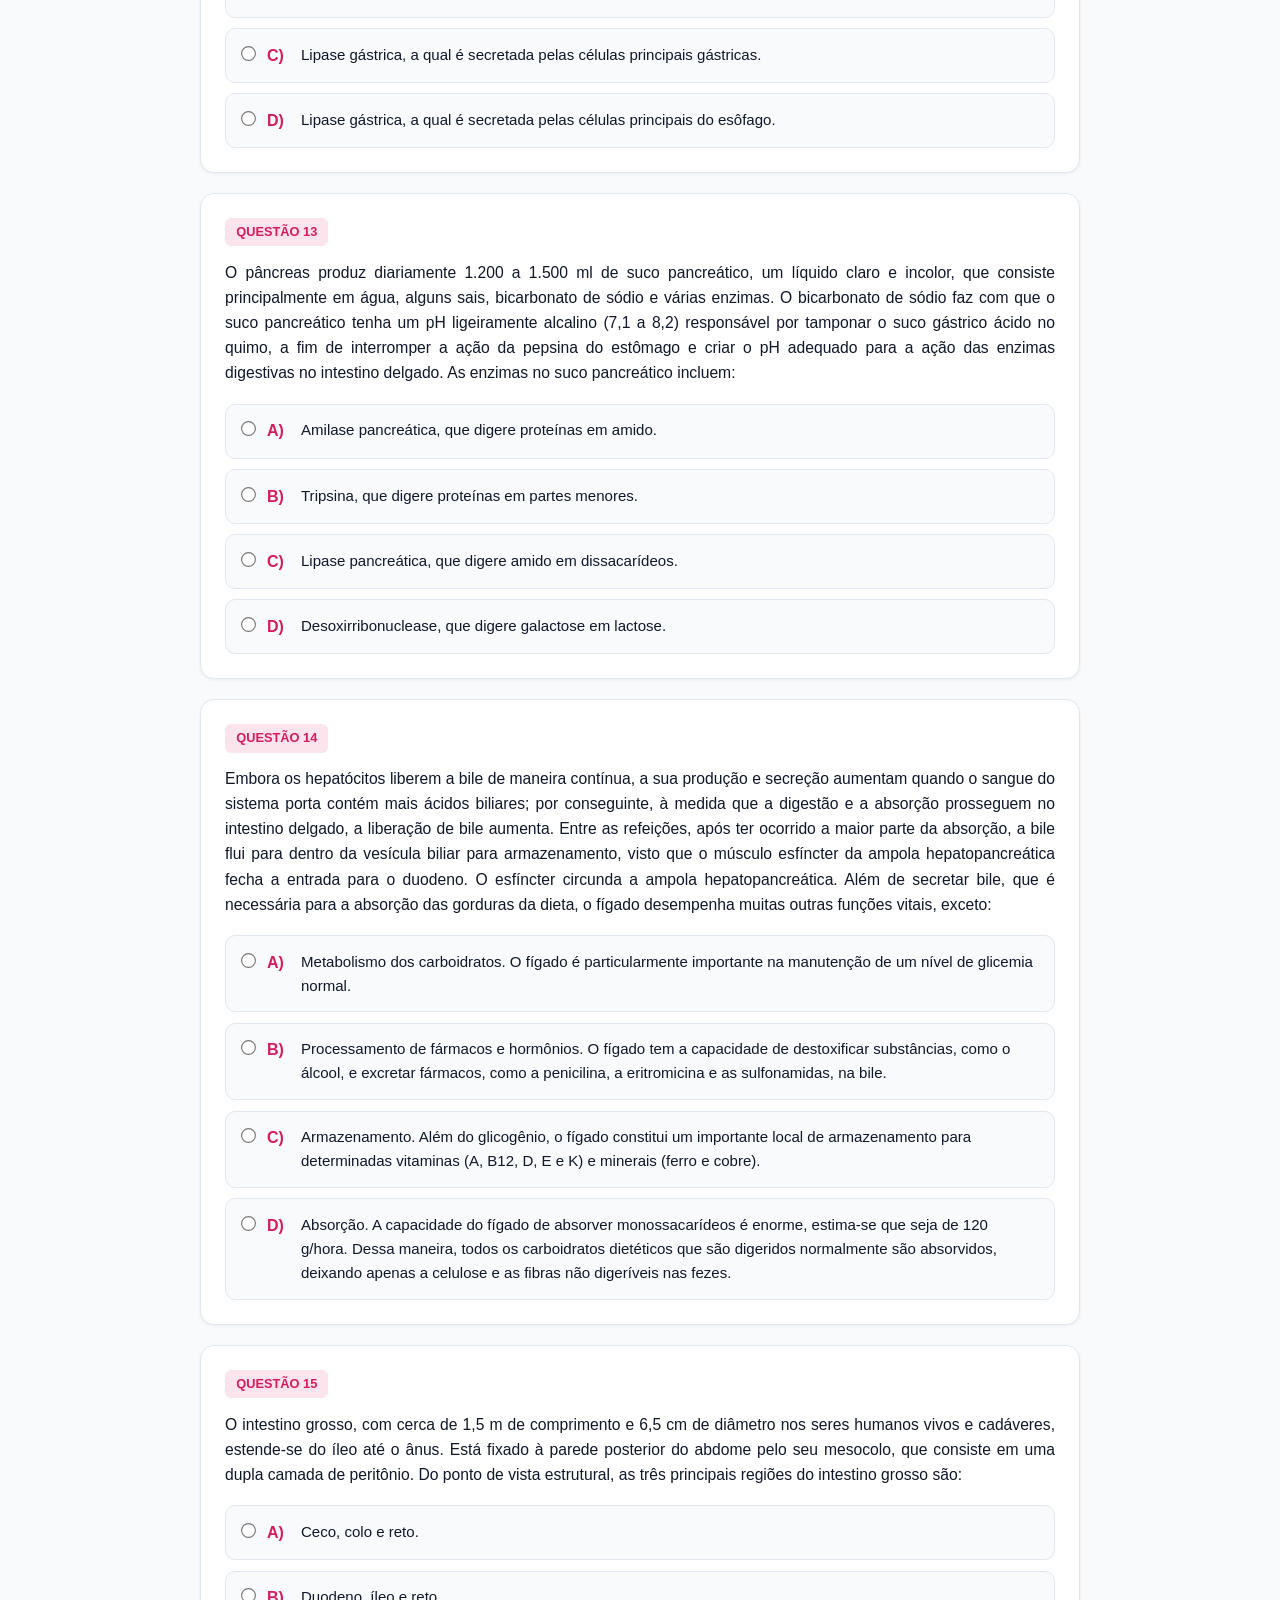
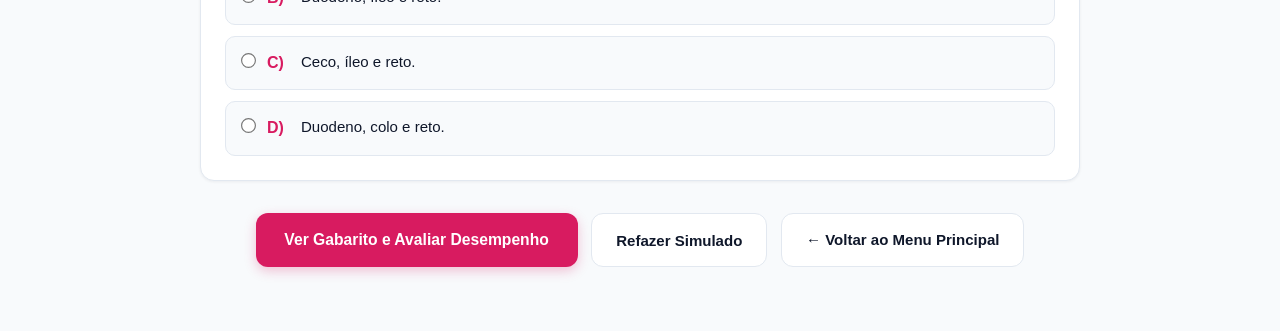
<file: simulado-n1.html>
<!DOCTYPE html>
<html lang="pt-BR" data-theme="light">
<head>
  <meta charset="UTF-8" />
  <meta name="viewport" content="width=device-width, initial-scale=1.0" />
  <title>Simulado Avaliação N1 | Morfofisiologia II</title>
  <link rel="stylesheet" href="style.css" />
</head>
<body>

  <header>
    <div class="header-container">
      <a href="index.html" class="brand">
        <div class="brand-logo">A</div>
        <div class="brand-text">
          <h1>Monitoria de Morfofisiologia dos Sistemas II</h1>
          <p>Afya Faculdade de Parnaíba</p>
        </div>
      </a>
      <div class="header-actions">
        <a href="index.html" class="btn-back">← Todas as Listas</a>
        <button class="btn-icon" id="themeToggle" type="button">
          <span id="themeIcon">🌙</span>
          <span id="themeText">Modo Escuro</span>
        </button>
      </div>
    </div>
  </header>

  <main>
    <section class="results-panel" id="resultsPanel">
      <div class="results-header">
        <h3>Resultado da Avaliação</h3>
        <p id="resultsFeedback"></p>
      </div>
      <div class="stats-grid">
        <div class="stat-card">
          <div class="stat-value" id="statScore">0%</div>
          <div class="stat-label">Aproveitamento</div>
        </div>
        <div class="stat-card stat-correct">
          <div class="stat-value" id="statCorrect">0</div>
          <div class="stat-label">Acertos</div>
        </div>
        <div class="stat-card stat-wrong">
          <div class="stat-value" id="statWrong">0</div>
          <div class="stat-label">Erros</div>
        </div>
        <div class="stat-card stat-unanswered">
          <div class="stat-value" id="statUnanswered">0</div>
          <div class="stat-label">Em Branco</div>
        </div>
      </div>
    </section>

    <div class="status-bar">
      <div class="status-top">
        <span class="status-info" id="activeQuizTitle">Simulado Avaliação N1</span>
        <span class="status-count" id="progressText">0 de 15 respondidas</span>
      </div>
      <div class="progress-track">
        <div class="progress-fill" id="progressFill"></div>
      </div>
    </div>

    <div class="filter-bar" id="filterBar">
      <button class="filter-btn active" data-filter="all" type="button">Todas as Questões</button>
      <button class="filter-btn" data-filter="correct" type="button">Apenas Acertos</button>
      <button class="filter-btn" data-filter="wrong" type="button">Erros / Em Branco</button>
    </div>

    <div class="questions-list" id="questionsContainer"></div>

    <div class="quiz-actions">
      <button class="btn-primary" id="btnGrade" type="button">Ver Gabarito e Avaliar Desempenho</button>
      <button class="btn-secondary" id="btnReset" type="button">Refazer Simulado</button>
      <a href="index.html" class="btn-secondary">← Voltar ao Menu Principal</a>
    </div>
  </main>

  <script>
    window.QUIZ_DATA = {
      id: "simulado_n1",
      title: "Simulado de Sistema Endócrino e Sistema Digestório (Avaliação N1)",
      questions: [
        {
          id: 1,
          stem: "A hipófise é uma glândula endócrina em formato de ervilha, com 1 a 1,5 cm de diâmetro, situada na fossa hipofisial da sela turca do esfenóide. Sabendo que ela apresenta duas divisões anatômicas, marque a alternativa que lista corretamente o nome da região e o hormônio produzido nela.",
          options: {
            a: "Neuro-hipófise, que produz a vasopressina.",
            b: "Adeno-hipófise, que produz a ocitocina.",
            c: "Adeno-hipófise, que produz a tireotrofina.",
            d: "Neuro-hipófise, que produz a ocitocina."
          },
          answer: "c",
          explanation: "Alternativa C. A lógica é que a neuro-hipófise não produz nenhum hormônio, apenas armazena ADH e ocitocina provenientes do hipotálamo. Dentre todos os hormônios produzidos pela adeno-hipófise, apenas a tireotrofina está listada."
        },
        {
          id: 2,
          stem: "A glândula tireoide, em forma de borboleta, está localizada imediatamente abaixo da laringe. É composta pelos lobos direito e esquerdo, um em cada lado da traqueia. Notavelmente, seus lobos são conectados por uma estrutura. Marque a alternativa que cita corretamente o nome dessa estrutura e sua posição anatômica.",
          options: {
            a: "Conectados pelo istmo, anterior à traquéia.",
            b: "Conectados pelo lobo piramidal, anterior à traquéia.",
            c: "Conectados pelo istmo, posterior à traquéia.",
            d: "Conectados pelo lobo piramidal, posterior à traquéia."
          },
          answer: "a",
          explanation: "Alternativa A. O istmo é o que liga os dois lobos tireoidianos e está anteriormente à traqueia, bem no meio dos lobos. A parte piramidal está localizada superiormente ao istmo."
        },
        {
          id: 3,
          stem: "Na tireóide, encontram-se várias massas pequenas e arredondadas de tecido, denominadas glândulas paratireoides. Cada uma apresenta uma massa de cerca de 40 mg (0,04 g). Sabendo disso, selecione a opção que enumera corretamente o número de glândulas paratireóides usualmente presentes no corpo humano e suas localizações.",
          options: {
            a: "Quatro, uma superior e outra inferior em cada lobo da tireóide.",
            b: "Três, uma superior e outra inferior no lobo direito, e somente uma no lobo esquerdo.",
            c: "Duas, uma em cada lobo da tireóide.",
            d: "Uma, localizada no lobo piramidal da tireóide."
          },
          answer: "a",
          explanation: "Alternativa A. Há um total de quatro glândulas paratireóides, sendo duas em cada lobo, uma inferior e outra superior."
        },
        {
          id: 4,
          stem: "As glândulas suprarrenais pareadas, cada uma localizada superiormente a cada rim no espaço retroperitoneal, apresentam a forma de uma pirâmide achatada. No adulto, cada glândula suprarrenal mede 3 a 5 cm de altura, 2 a 3 cm de largura e um pouco menos de 1 cm de espessura, com uma massa de 3,5 a 5 g, correspondendo a apenas metade de seu tamanho ao nascimento. Acerca da anatomia e fisiologia das adrenais, marque a alternativa correta.",
          options: {
            a: "O córtex é a região externa das adrenais, secretando epinefrina e norepinefrina.",
            b: "A medula é a região externa das adrenais, secretando cortisol e aldosterona.",
            c: "O córtex é a região interna das adrenais, secretando cortisol e aldosterona.",
            d: "A medula é a região interna das adrenais, secretando epinefrina e norepinefrina."
          },
          answer: "d",
          explanation: "Alternativa D. As glândulas suprarrenais apresentam duas divisões: córtex (externo) e medula (interno). No córtex, são produzidos glicocorticoides (cortisol), mineralocorticoides (aldosterona) e andrógenos. Na medula, são produzidos a epinefrina (adrenalina) e noradrenalina (norepinefrina)."
        },
        {
          id: 5,
          stem: "O pâncreas é um órgão achatado, que mede cerca de 12,5 a 15 cm de comprimento e está localizado na concavidade da curvatura do duodeno, a primeira parte do intestino delgado. É constituído por cabeça, corpo e cauda. Cerca de 99% das células do pâncreas são células exócrinas organizadas em agrupamentos denominados ácinos pancreáticos. Os ácinos do pâncreas produzem enzimas digestivas que fluem para o sistema digestório por meio de uma rede de ductos. Espalhados entre os ácinos pancreáticos, existem 1 a 2 milhões de minúsculos agrupamentos de células endócrinas, denominados ilhotas pancreáticas ou ilhotas de Langerhans. No que tange a anatomofisiologia do pâncreas, marque a alternativa incorreta.",
          options: {
            a: "As células alfa secretam glucagon.",
            b: "As células beta secretam insulina.",
            c: "As células delta secretam somatostatina.",
            d: "As células gama secretam polipeptídio pancreático."
          },
          answer: "d",
          explanation: "Alternativa D. Não existe literatura confiável que utilize o termo \"células gama\" para as células secretoras de polipeptídio pancreático, do pâncreas."
        },
        {
          id: 6,
          stem: "Os ovários, um par de corpos ovais localizados na cavidade pélvica feminina, produzem vários hormônios esteróides, incluindo dois estrogênios (estradiol e estrona) e progesterona. Esses hormônios sexuais femininos, juntamente com o hormônio foliculoestimulante (FSH) e o hormônio luteinizante (LH) da adeno-hipófise, regulam o ciclo menstrual, mantêm a gravidez e preparam as glândulas mamárias para a lactação. Além disso, promovem o aumento das mamas e o alargamento dos quadris na puberdade e ajudam a manter essas características sexuais secundárias femininas. Acerca das gônadas femininas, selecione a alternativa correta.",
          options: {
            a: "O estrogênio e a relaxina são os responsáveis por regular o ciclo reprodutivo feminino, manter a gravidez, preparar as glândulas mamárias para a lactação e promover o desenvolvimento e a manutenção das características sexuais secundárias femininas.",
            b: "O estrogênio e a progesterona são os responsáveis por regular o ciclo reprodutivo feminino, manter a gravidez, preparar as glândulas mamárias para a lactação e promover o desenvolvimento e a manutenção das características sexuais secundárias femininas.",
            c: "A progesterona e a relaxina são os responsáveis por regular o ciclo reprodutivo feminino, manter a gravidez, preparar as glândulas mamárias para a lactação e promover o desenvolvimento e a manutenção das características sexuais secundárias femininas.",
            d: "A inibina e a relaxina são os responsáveis por regular o ciclo reprodutivo feminino, manter a gravidez, preparar as glândulas mamárias para a lactação e promover o desenvolvimento e a manutenção das características sexuais secundárias femininas."
          },
          answer: "b",
          explanation: "Alternativa B. O estrogênio e a progesterona são os responsáveis por regular o ciclo sexual feminino, através do feedback à produção de FSH e LH, nas fases ovariana e endometrial do útero."
        },
        {
          id: 7,
          stem: "As gônadas masculinas, os testículos, são glândulas ovais situadas no escroto. O principal hormônio produzido e secretado pelos testículos é a testosterona, um androgênio ou hormônio sexual masculino. A testosterona estimula a descida dos testículos antes do nascimento, regula a produção de espermatozoides e estimula o desenvolvimento e a manutenção das características sexuais secundárias masculinas, como crescimento da barba e engrossamento da voz. Em relação aos hormônios sexuais masculinos, marque a alternativa correta.",
          options: {
            a: "A testosterona estimula a descida dos testículos antes do nascimento, regula a produção de espermatozoides, promove o desenvolvimento e a manutenção das características sexuais secundárias masculinas.",
            b: "A inibina e a testosterona estimulam a descida dos testículos antes do nascimento, regula a produção de espermatozoides, promove o desenvolvimento e a manutenção das características sexuais secundárias masculinas.",
            c: "A somatostatina estimula a descida dos testículos antes do nascimento, regula a produção de espermatozoides, promove o desenvolvimento e a manutenção das características sexuais secundárias masculinas.",
            d: "A inibina e a somatostatina estimulam a descida dos testículos antes do nascimento, regula a produção de espermatozoides, promove o desenvolvimento e a manutenção das características sexuais secundárias masculinas."
          },
          answer: "a",
          explanation: "Alternativa A. O principal hormônio sexual masculino é a testosterona, que estimula a descida dos testículos antes do nascimento, regula a produção de espermatozoides, promove o desenvolvimento e a manutenção das características sexuais secundárias masculinas."
        },
        {
          id: 8,
          stem: "Os órgãos do sistema genital masculino incluem os testículos, um sistema de ductos (epididimo, ducto deferente, ductos ejaculatórios e uretra), glândulas acessórias do sistema genital masculino (glândulas seminais, próstata e glândulas bulbouretrais) e várias estruturas de suporte, inclusive o escroto e o pênis. Em relação à anatomia desse sistema, marque a alternativa correta:",
          options: {
            a: "O escroto, a estrutura que alberga os testículos, é constituído de pele rígida e a tela subcutânea subjacente que pende da raiz do pênis.",
            b: "Os testículos são ovais, em pares, localizados no escroto que têm aproximadamente 5 cm de comprimento e 2,5 cm de diâmetro, e não exercem função glandular.",
            c: "O funículo espermático é uma estrutura acessória do sistema genital masculino que ascende a partir do escroto.",
            d: "A uretra masculina é o ducto terminal exclusivo do sistema urinário, não sendo usada como via de passagem para outros sistemas."
          },
          answer: "c",
          explanation: "Alternativa C. Todas as outras alternativas descrevem inadequadamente alguma parte anatômica. O escroto não é de pele rígida, os testículos exercem função de glândula e a uretra masculina é utilizada tanto pelo sistema urinário quanto genital."
        },
        {
          id: 9,
          stem: "Os ductos do sistema genital masculino armazenam e transportam espermatozoides, mas as glândulas acessórias do sistema genital masculino secretam a maior parte da parte líquida do sêmen. As glândulas acessórias do sistema genital masculino incluem as glândulas seminais, a próstata e as glândulas bulbouretrais. No que tange os aspectos gerais dessas glândulas, marque o incorreto.",
          options: {
            a: "Os ductos excretores das glândulas seminais secretam líquido seminal, um líquido alcalino viscoso que contém frutose (um monossacarídeo) e proteínas.",
            b: "A próstata secreta o líquido prostático, um líquido discretamente ácido (pH de aproximadamente 6,5) que contém ácido cítrico e outras substâncias.",
            c: "Os ductos excretores das glândulas seminais secretam prostaglandinas, que contribuem para a motilidade e a viabilidade dos espermatozoides e estimulam contrações da musculatura lisa no sistema genital feminino.",
            d: "A próstata está localizada superiormente à bexiga urinária e circunda a parte prostática da uretra."
          },
          answer: "d",
          explanation: "Alternativa D. A próstata está localizada inferiormente à bexiga, não superiormente."
        },
        {
          id: 10,
          stem: "O útero, situado entre a bexiga urinária e o reto, tem as dimensões e o formato de uma pêra invertida. O útero é maior nas mulheres que engravidaram recentemente e menor (atrofiado) quando os níveis de hormônios sexuais são baixos, como ocorre após a menopausa. Marque a alternativa que lista somente os hormônios secretados pelo corpo lúteo.",
          options: {
            a: "Hormônio folículo-estimulante, hormônio luteinizante, hormônio liberador de gonadotrofina e estrógenos.",
            b: "Progesterona, estrógenos, relaxina e inibina.",
            c: "Hormônio folículo-estimulante, hormônio luteinizante, progesterona e estrógenos.",
            d: "Hormônio folículo-estimulante, hormônio luteinizante e estrógenos."
          },
          answer: "b",
          explanation: "Alternativa B. O corpo lúteo, através de estímulo do hormônio luteinizante, secreta progesterona, estrógenos, relaxina e inibina."
        },
        {
          id: 11,
          stem: "Do ponto de vista químico, a saliva é composta por água (99,5%) e solutos (0,5%). Entre os solutos estão íons, incluindo sódio, potássio, cloreto, bicarbonato e fosfato. Estão também presentes alguns gases dissolvidos e várias substâncias orgânicas, incluindo ureia e ácido úrico, muco, imunoglobulina A, a enzima bacteriolítica lisozima e a amilase salivar (uma enzima digestiva que atua sobre o amido). Os íons cloreto na saliva ativam a amilase salivar, uma enzima que inicia a degradação do amido na boca. Sobre a digestão química exercida pela ptialina, assinale a alternativa correta.",
          options: {
            a: "A amilase salivar cliva o amido em maltose, maltotriose e alfa-dextrinas.",
            b: "A amilase salivar cliva o amido em glicose, lipídios e alfa-dextrinas.",
            c: "A amilase salivar cliva o amido em glicose, proteínas e alfa-dextrinas.",
            d: "A amilase salivar cliva o amido em lactose, proteínas e alfa-dextrinas."
          },
          answer: "a",
          explanation: "Alternativa A. A amilase salivar (ptialina) inicia a digestão do amido na boca, produzindo principalmente maltose, maltotriose e alfa-dextrinas. As outras alternativas listam inadequadamente os produtos da clivagem do amido."
        },
        {
          id: 12,
          stem: "O líquido fortemente ácido do estômago mata muitos microrganismos dos alimentos. O HCl desnatura (desenovela) parcialmente as proteínas nos alimentos e estimula a secreção de hormônios que promovem o fluxo da bile e do suco pancreático. A digestão enzimática das proteínas também começa no estômago. A única enzima proteolítica (que digere proteínas) no estômago é a:",
          options: {
            a: "Pepsina, a qual é secretada pelas células principais gástricas.",
            b: "Pepsina, a qual é secretada pelas células principais do esôfago.",
            c: "Lipase gástrica, a qual é secretada pelas células principais gástricas.",
            d: "Lipase gástrica, a qual é secretada pelas células principais do esôfago."
          },
          answer: "a",
          explanation: "Alternativa A. A pepsina é a principal enzima responsável pela digestão de proteínas no estômago e é produzida pelas células principais gástricas, inicialmente na forma de pepsinogênio. Não há enzimas relevantes para digestão química sendo produzidas pelo esôfago, e a lipase gástrica não atua sobre proteínas."
        },
        {
          id: 13,
          stem: "O pâncreas produz diariamente 1.200 a 1.500 ml de suco pancreático, um líquido claro e incolor, que consiste principalmente em água, alguns sais, bicarbonato de sódio e várias enzimas. O bicarbonato de sódio faz com que o suco pancreático tenha um pH ligeiramente alcalino (7,1 a 8,2) responsável por tamponar o suco gástrico ácido no quimo, a fim de interromper a ação da pepsina do estômago e criar o pH adequado para a ação das enzimas digestivas no intestino delgado. As enzimas no suco pancreático incluem:",
          options: {
            a: "Amilase pancreática, que digere proteínas em amido.",
            b: "Tripsina, que digere proteínas em partes menores.",
            c: "Lipase pancreática, que digere amido em dissacarídeos.",
            d: "Desoxirribonuclease, que digere galactose em lactose."
          },
          answer: "b",
          explanation: "Alternativa B. A tripsina é uma enzima pancreática que participa da digestão das proteínas, quebrando-as em peptídeos menores no intestino delgado. As outras estão erradas pois listam inadequadamente os produtos sobre os quais as enzimas atuam. A amilase pancreática digere carboidratos, a lipase pancreática digere lipídios e a desoxirribonuclease atua sobre DNA."
        },
        {
          id: 14,
          stem: "Embora os hepatócitos liberem a bile de maneira contínua, a sua produção e secreção aumentam quando o sangue do sistema porta contém mais ácidos biliares; por conseguinte, à medida que a digestão e a absorção prosseguem no intestino delgado, a liberação de bile aumenta. Entre as refeições, após ter ocorrido a maior parte da absorção, a bile flui para dentro da vesícula biliar para armazenamento, visto que o músculo esfíncter da ampola hepatopancreática fecha a entrada para o duodeno. O esfíncter circunda a ampola hepatopancreática. Além de secretar bile, que é necessária para a absorção das gorduras da dieta, o fígado desempenha muitas outras funções vitais, exceto:",
          options: {
            a: "Metabolismo dos carboidratos. O fígado é particularmente importante na manutenção de um nível de glicemia normal.",
            b: "Processamento de fármacos e hormônios. O fígado tem a capacidade de destoxificar substâncias, como o álcool, e excretar fármacos, como a penicilina, a eritromicina e as sulfonamidas, na bile.",
            c: "Armazenamento. Além do glicogênio, o fígado constitui um importante local de armazenamento para determinadas vitaminas (A, B12, D, E e K) e minerais (ferro e cobre).",
            d: "Absorção. A capacidade do fígado de absorver monossacarídeos é enorme, estima-se que seja de 120 g/hora. Dessa maneira, todos os carboidratos dietéticos que são digeridos normalmente são absorvidos, deixando apenas a celulose e as fibras não digeríveis nas fezes."
          },
          answer: "d",
          explanation: "Alternativa D. O fígado exerce funções como metabolismo de carboidratos, armazenamento de vitaminas e minerais e processamento de fármacos e hormônios. A absorção dos nutrientes ocorre principalmente no intestino delgado, jamais no fígado."
        },
        {
          id: 15,
          stem: "O intestino grosso, com cerca de 1,5 m de comprimento e 6,5 cm de diâmetro nos seres humanos vivos e cadáveres, estende-se do íleo até o ânus. Está fixado à parede posterior do abdome pelo seu mesocolo, que consiste em uma dupla camada de peritônio. Do ponto de vista estrutural, as três principais regiões do intestino grosso são:",
          options: {
            a: "Ceco, colo e reto.",
            b: "Duodeno, íleo e reto.",
            c: "Ceco, íleo e reto.",
            d: "Duodeno, colo e reto."
          },
          answer: "a",
          explanation: "Alternativa A. As três principais regiões estruturais do intestino grosso são ceco, colo e reto. O duodeno pertence ao intestino delgado, e a mesma lógica se aplica ao íleo."
        }
      ]
    };
  </script>
  <script src="quiz.js"></script>
</body>
</html>
</file>
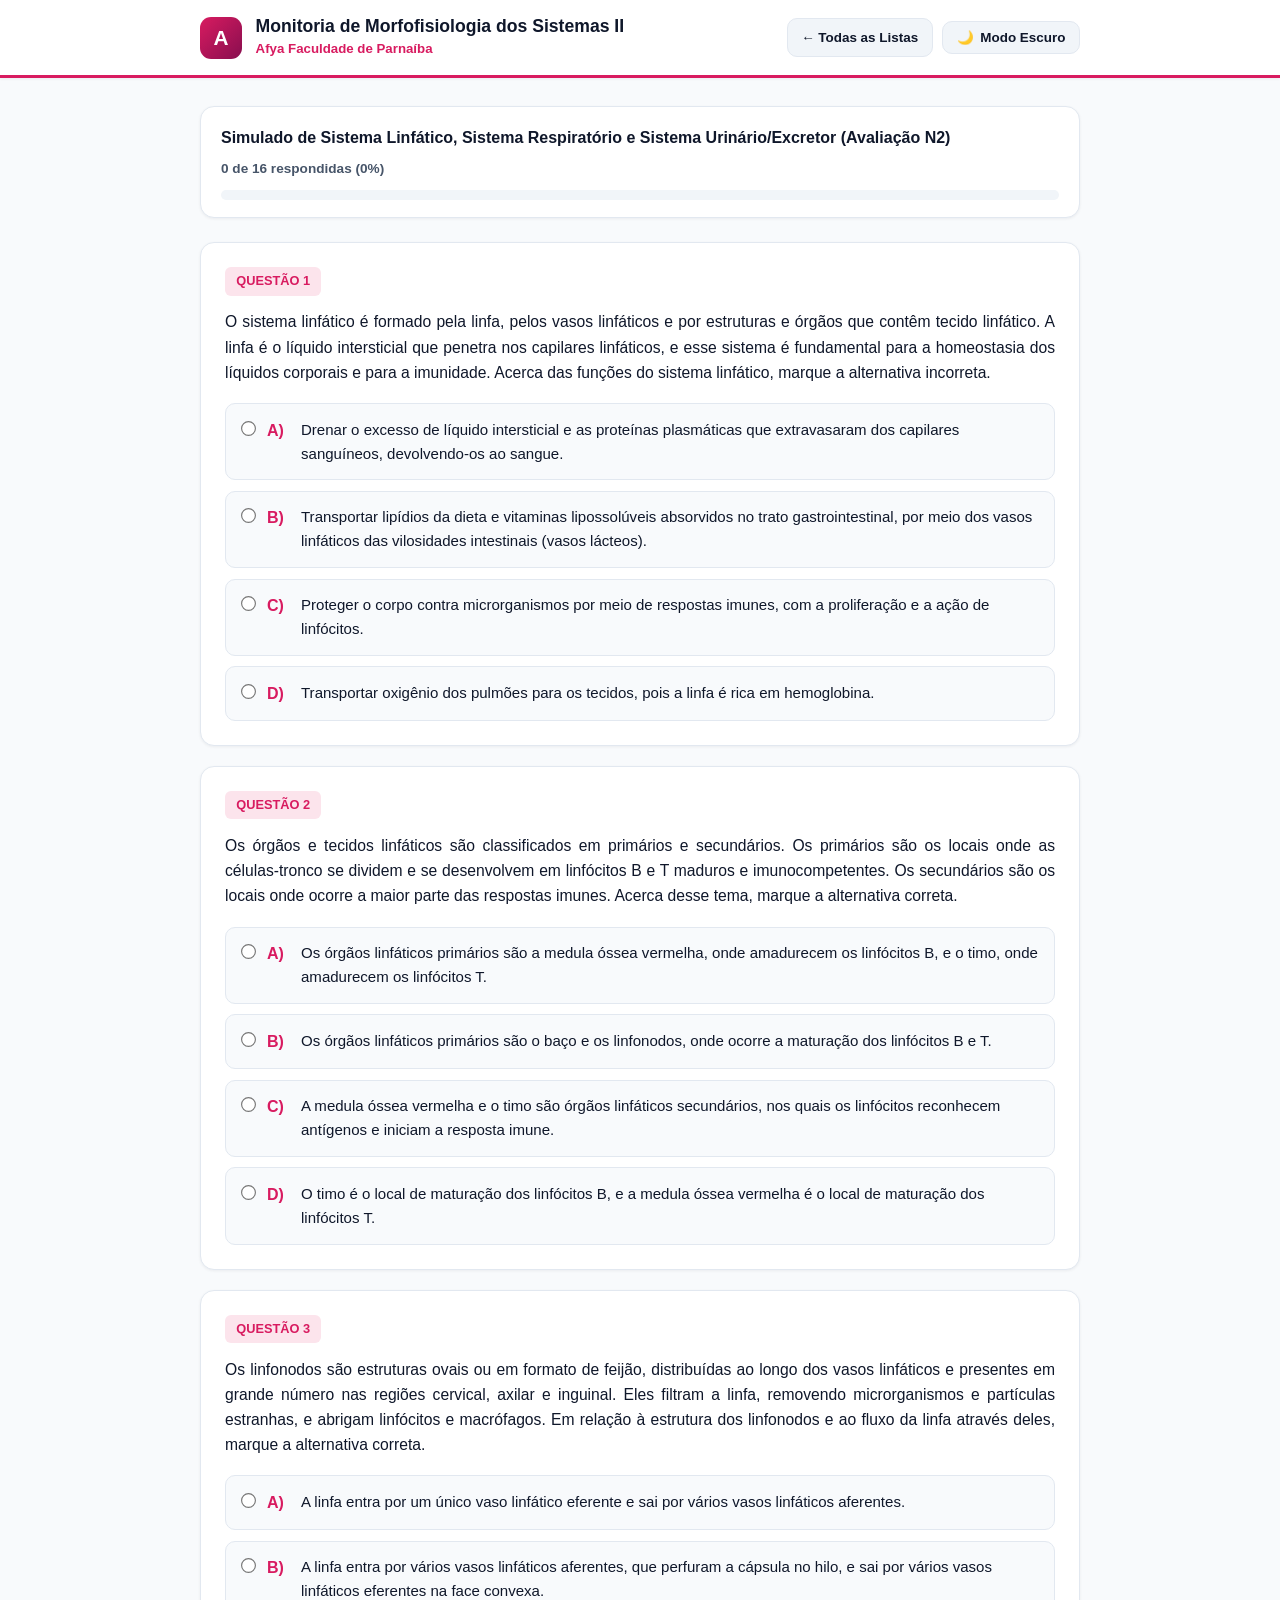
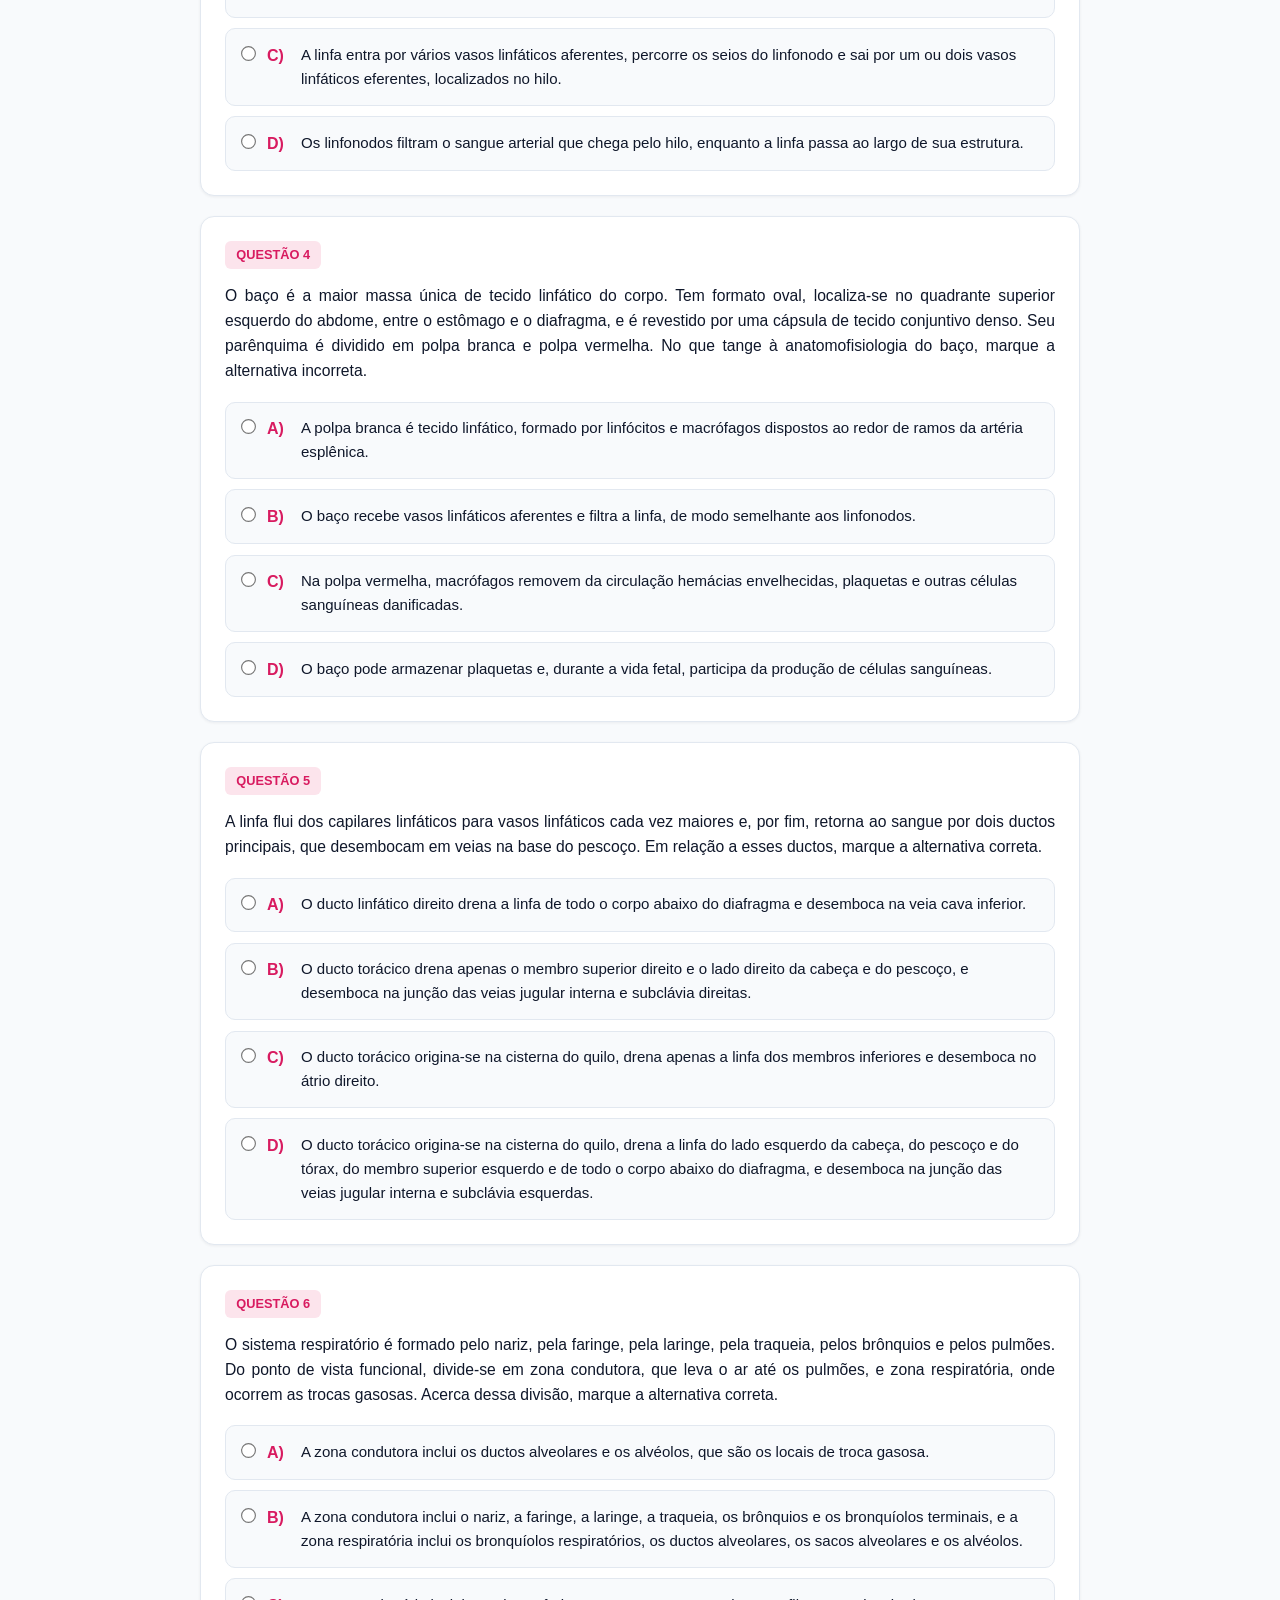
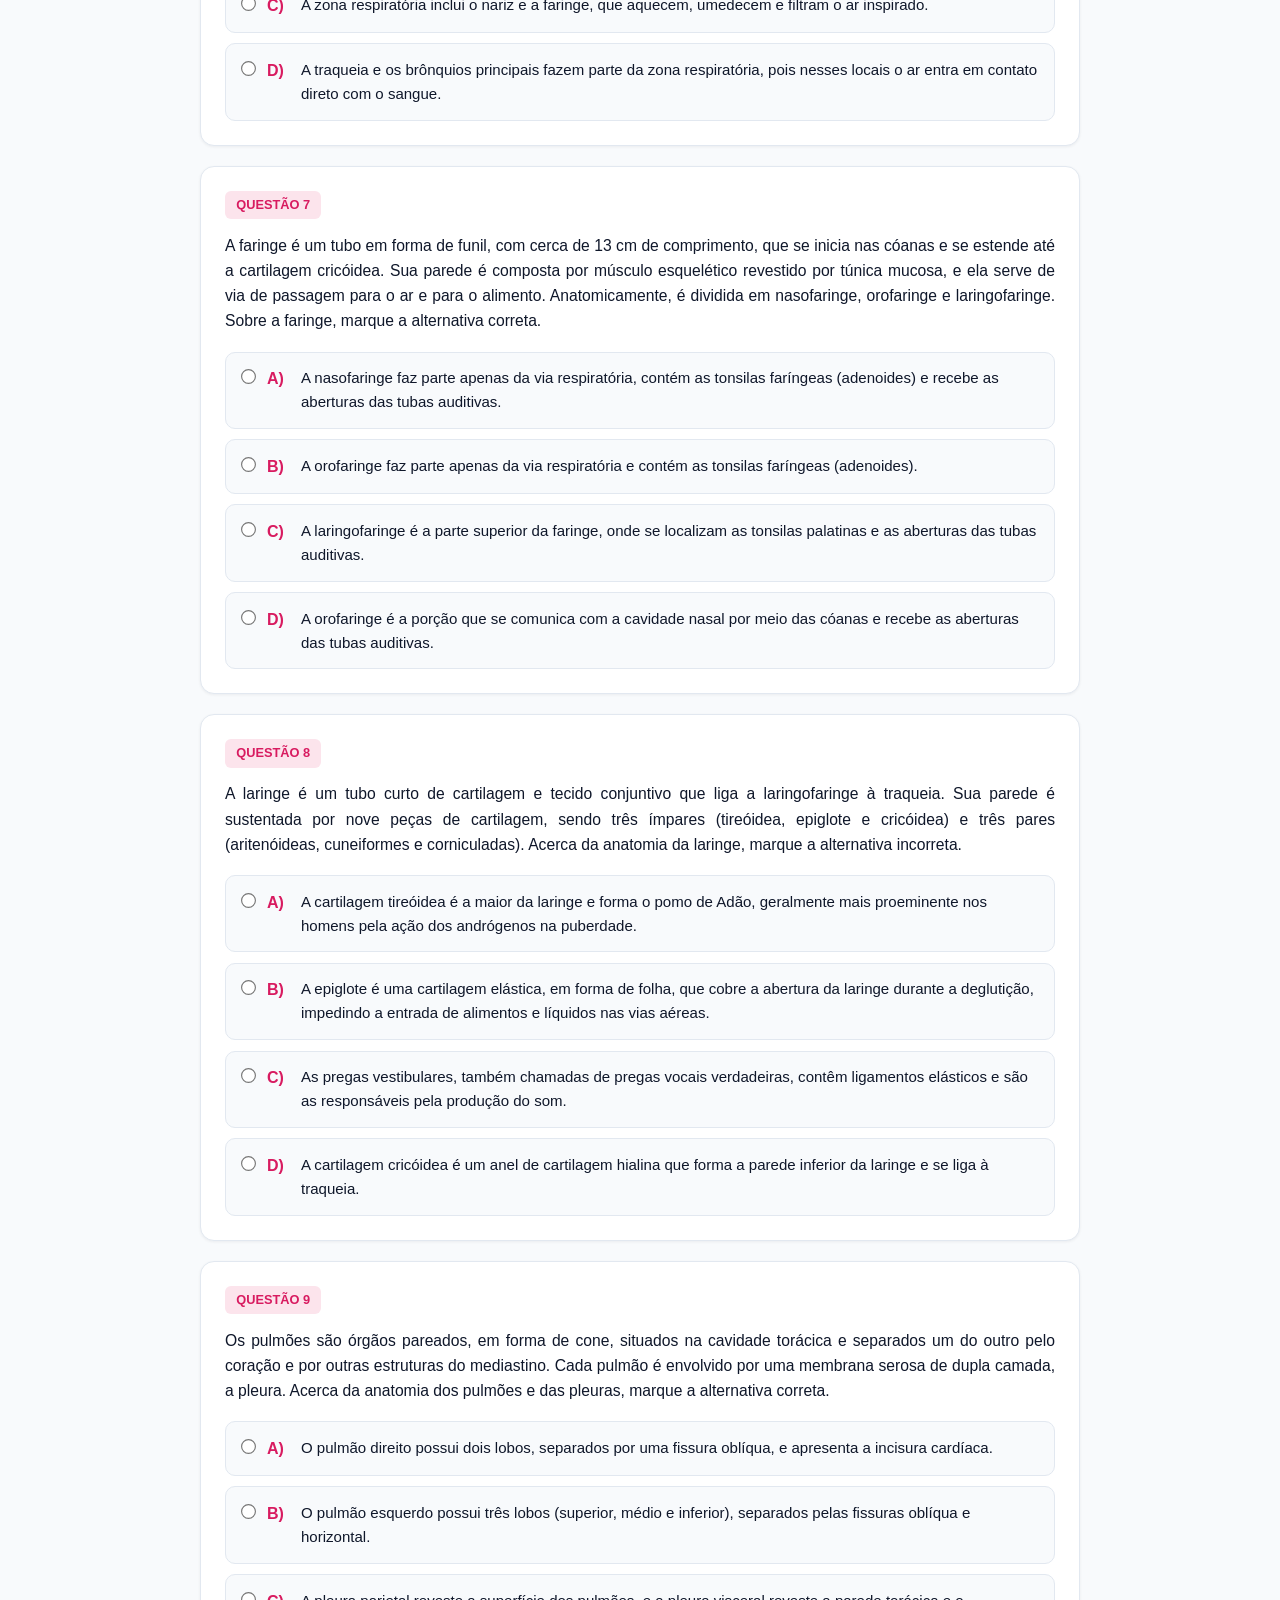
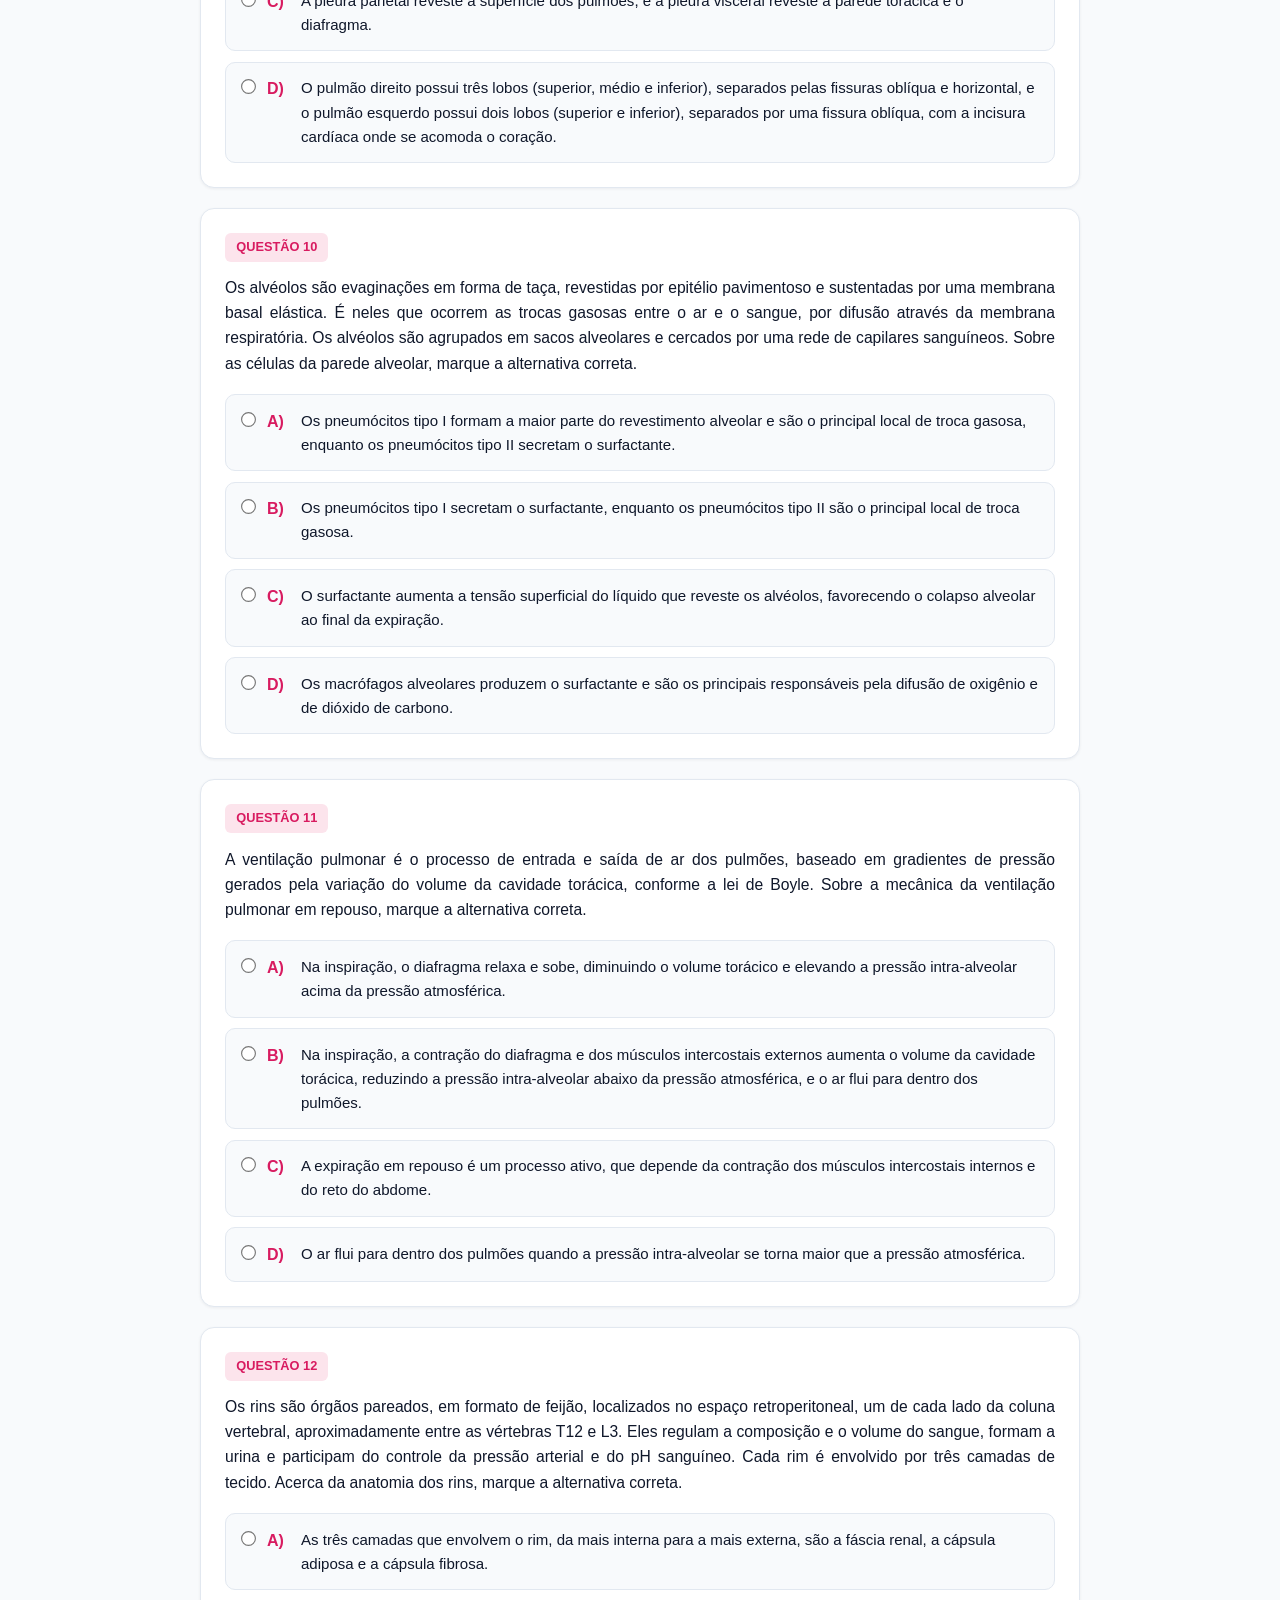
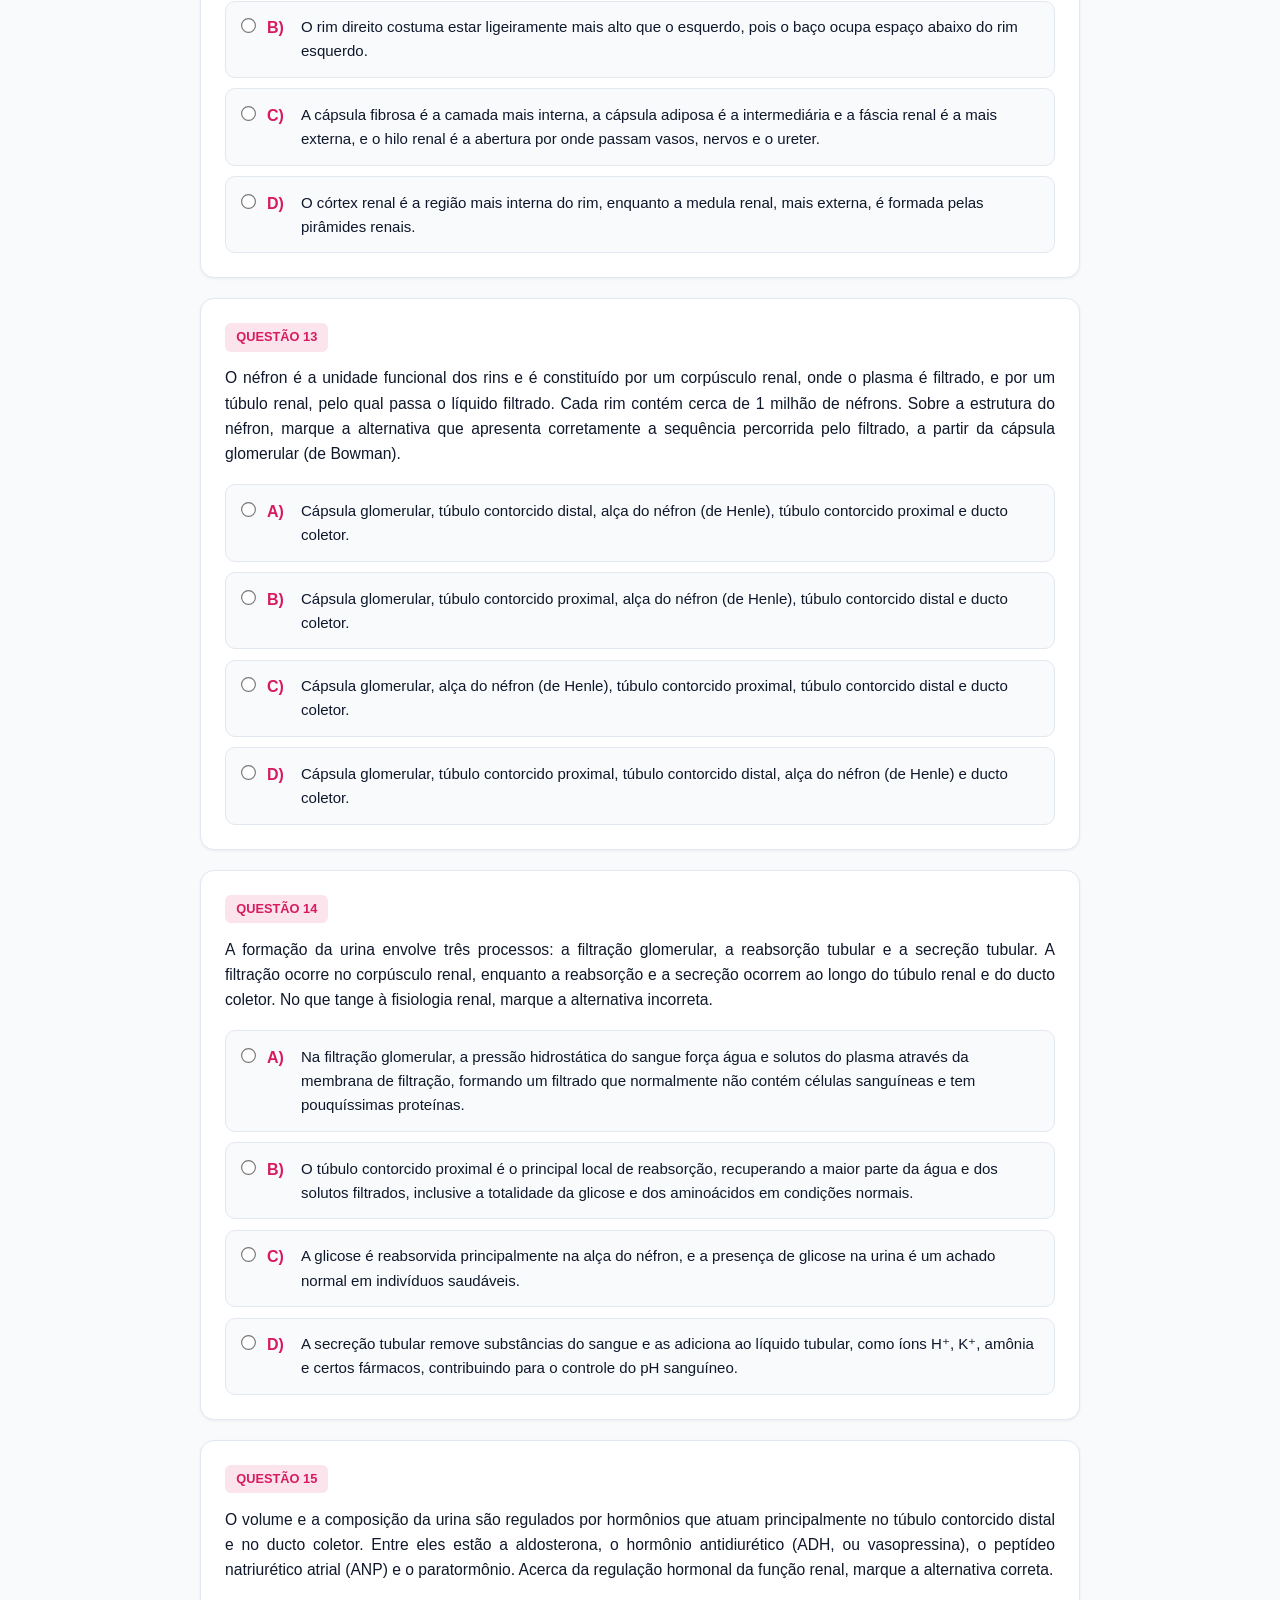
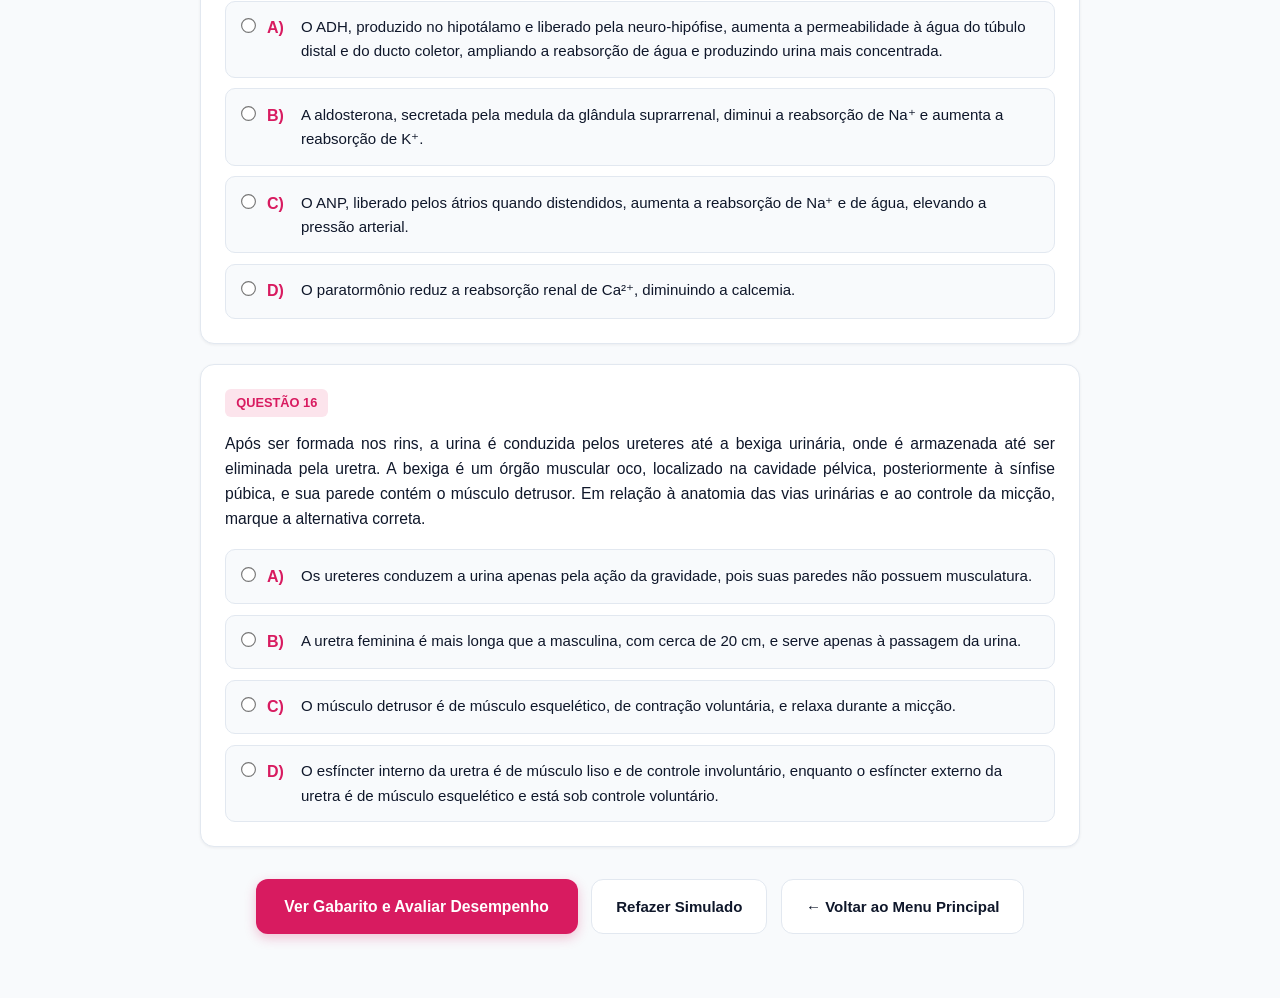
<file: simulado-n2.html>
<!DOCTYPE html>
<html lang="pt-BR" data-theme="light">
<head>
  <meta charset="UTF-8" />
  <meta name="viewport" content="width=device-width, initial-scale=1.0" />
  <title>Simulado Avaliação N2 | Morfofisiologia II</title>
  <link rel="stylesheet" href="style.css" />
</head>
<body>

  <header>
    <div class="header-container">
      <a href="index.html" class="brand">
        <div class="brand-logo">A</div>
        <div class="brand-text">
          <h1>Monitoria de Morfofisiologia dos Sistemas II</h1>
          <p>Afya Faculdade de Parnaíba</p>
        </div>
      </a>
      <div class="header-actions">
        <a href="index.html" class="btn-back">← Todas as Listas</a>
        <button class="btn-icon" id="themeToggle" type="button">
          <span id="themeIcon">🌙</span>
          <span id="themeText">Modo Escuro</span>
        </button>
      </div>
    </div>
  </header>

  <main>
    <section class="results-panel" id="resultsPanel">
      <div class="results-header">
        <h3>Resultado da Avaliação</h3>
        <p id="resultsFeedback"></p>
      </div>
      <div class="stats-grid">
        <div class="stat-card">
          <div class="stat-value" id="statScore">0%</div>
          <div class="stat-label">Aproveitamento</div>
        </div>
        <div class="stat-card stat-correct">
          <div class="stat-value" id="statCorrect">0</div>
          <div class="stat-label">Acertos</div>
        </div>
        <div class="stat-card stat-wrong">
          <div class="stat-value" id="statWrong">0</div>
          <div class="stat-label">Erros</div>
        </div>
        <div class="stat-card stat-unanswered">
          <div class="stat-value" id="statUnanswered">0</div>
          <div class="stat-label">Em Branco</div>
        </div>
      </div>
    </section>

    <div class="status-bar">
      <div class="status-top">
        <span class="status-info" id="activeQuizTitle">Simulado Avaliação N2</span>
        <span class="status-count" id="progressText">0 de 16 respondidas</span>
      </div>
      <div class="progress-track">
        <div class="progress-fill" id="progressFill"></div>
      </div>
    </div>

    <div class="filter-bar" id="filterBar">
      <button class="filter-btn active" data-filter="all" type="button">Todas as Questões</button>
      <button class="filter-btn" data-filter="correct" type="button">Apenas Acertos</button>
      <button class="filter-btn" data-filter="wrong" type="button">Erros / Em Branco</button>
    </div>

    <div class="questions-list" id="questionsContainer"></div>

    <div class="quiz-actions">
      <button class="btn-primary" id="btnGrade" type="button">Ver Gabarito e Avaliar Desempenho</button>
      <button class="btn-secondary" id="btnReset" type="button">Refazer Simulado</button>
      <a href="index.html" class="btn-secondary">← Voltar ao Menu Principal</a>
    </div>
  </main>

  <script>
    window.QUIZ_DATA = {
      id: "simulado_n2",
      title: "Simulado de Sistema Linfático, Sistema Respiratório e Sistema Urinário/Excretor (Avaliação N2)",
      questions: [
        {
          id: 1,
          stem: "O sistema linfático é formado pela linfa, pelos vasos linfáticos e por estruturas e órgãos que contêm tecido linfático. A linfa é o líquido intersticial que penetra nos capilares linfáticos, e esse sistema é fundamental para a homeostasia dos líquidos corporais e para a imunidade. Acerca das funções do sistema linfático, marque a alternativa incorreta.",
          options: {
            a: "Drenar o excesso de líquido intersticial e as proteínas plasmáticas que extravasaram dos capilares sanguíneos, devolvendo-os ao sangue.",
            b: "Transportar lipídios da dieta e vitaminas lipossolúveis absorvidos no trato gastrointestinal, por meio dos vasos linfáticos das vilosidades intestinais (vasos lácteos).",
            c: "Proteger o corpo contra microrganismos por meio de respostas imunes, com a proliferação e a ação de linfócitos.",
            d: "Transportar oxigênio dos pulmões para os tecidos, pois a linfa é rica em hemoglobina."
          },
          answer: "d",
          explanation: "Alternativa D. A linfa não transporta oxigênio e não contém hemoglobina; essa proteína está nas hemácias, e o transporte de O₂ é função do sangue. As demais alternativas descrevem funções reais do sistema linfático: drenagem do excesso de líquido intersticial, transporte de lipídios da dieta e defesa imunológica."
        },
        {
          id: 2,
          stem: "Os órgãos e tecidos linfáticos são classificados em primários e secundários. Os primários são os locais onde as células-tronco se dividem e se desenvolvem em linfócitos B e T maduros e imunocompetentes. Os secundários são os locais onde ocorre a maior parte das respostas imunes. Acerca desse tema, marque a alternativa correta.",
          options: {
            a: "Os órgãos linfáticos primários são a medula óssea vermelha, onde amadurecem os linfócitos B, e o timo, onde amadurecem os linfócitos T.",
            b: "Os órgãos linfáticos primários são o baço e os linfonodos, onde ocorre a maturação dos linfócitos B e T.",
            c: "A medula óssea vermelha e o timo são órgãos linfáticos secundários, nos quais os linfócitos reconhecem antígenos e iniciam a resposta imune.",
            d: "O timo é o local de maturação dos linfócitos B, e a medula óssea vermelha é o local de maturação dos linfócitos T."
          },
          answer: "a",
          explanation: "Alternativa A. Os linfócitos B amadurecem na medula óssea vermelha e os linfócitos T amadurecem no timo, que é maior na infância e involui com a idade. Baço, linfonodos e nódulos linfáticos são órgãos secundários, onde ocorre a maior parte das respostas imunes."
        },
        {
          id: 3,
          stem: "Os linfonodos são estruturas ovais ou em formato de feijão, distribuídas ao longo dos vasos linfáticos e presentes em grande número nas regiões cervical, axilar e inguinal. Eles filtram a linfa, removendo microrganismos e partículas estranhas, e abrigam linfócitos e macrófagos. Em relação à estrutura dos linfonodos e ao fluxo da linfa através deles, marque a alternativa correta.",
          options: {
            a: "A linfa entra por um único vaso linfático eferente e sai por vários vasos linfáticos aferentes.",
            b: "A linfa entra por vários vasos linfáticos aferentes, que perfuram a cápsula no hilo, e sai por vários vasos linfáticos eferentes na face convexa.",
            c: "A linfa entra por vários vasos linfáticos aferentes, percorre os seios do linfonodo e sai por um ou dois vasos linfáticos eferentes, localizados no hilo.",
            d: "Os linfonodos filtram o sangue arterial que chega pelo hilo, enquanto a linfa passa ao largo de sua estrutura."
          },
          answer: "c",
          explanation: "Alternativa C. Os vasos aferentes (vários) entram pela face convexa do linfonodo, a linfa percorre os seios e sai por um ou dois vasos eferentes no hilo. Os linfonodos filtram a linfa, não o sangue."
        },
        {
          id: 4,
          stem: "O baço é a maior massa única de tecido linfático do corpo. Tem formato oval, localiza-se no quadrante superior esquerdo do abdome, entre o estômago e o diafragma, e é revestido por uma cápsula de tecido conjuntivo denso. Seu parênquima é dividido em polpa branca e polpa vermelha. No que tange à anatomofisiologia do baço, marque a alternativa incorreta.",
          options: {
            a: "A polpa branca é tecido linfático, formado por linfócitos e macrófagos dispostos ao redor de ramos da artéria esplênica.",
            b: "O baço recebe vasos linfáticos aferentes e filtra a linfa, de modo semelhante aos linfonodos.",
            c: "Na polpa vermelha, macrófagos removem da circulação hemácias envelhecidas, plaquetas e outras células sanguíneas danificadas.",
            d: "O baço pode armazenar plaquetas e, durante a vida fetal, participa da produção de células sanguíneas."
          },
          answer: "b",
          explanation: "Alternativa B. O baço não possui vasos linfáticos aferentes: ele filtra o sangue, não a linfa. Quem filtra a linfa são os linfonodos."
        },
        {
          id: 5,
          stem: "A linfa flui dos capilares linfáticos para vasos linfáticos cada vez maiores e, por fim, retorna ao sangue por dois ductos principais, que desembocam em veias na base do pescoço. Em relação a esses ductos, marque a alternativa correta.",
          options: {
            a: "O ducto linfático direito drena a linfa de todo o corpo abaixo do diafragma e desemboca na veia cava inferior.",
            b: "O ducto torácico drena apenas o membro superior direito e o lado direito da cabeça e do pescoço, e desemboca na junção das veias jugular interna e subclávia direitas.",
            c: "O ducto torácico origina-se na cisterna do quilo, drena apenas a linfa dos membros inferiores e desemboca no átrio direito.",
            d: "O ducto torácico origina-se na cisterna do quilo, drena a linfa do lado esquerdo da cabeça, do pescoço e do tórax, do membro superior esquerdo e de todo o corpo abaixo do diafragma, e desemboca na junção das veias jugular interna e subclávia esquerdas."
          },
          answer: "d",
          explanation: "Alternativa D. O ducto torácico nasce na cisterna do quilo e drena todo o corpo abaixo do diafragma, além do lado esquerdo da cabeça, do pescoço e do tórax e do membro superior esquerdo, desembocando na junção das veias jugular interna e subclávia esquerdas. O ducto linfático direito drena apenas o quadrante superior direito (membro superior direito e lado direito da cabeça, do pescoço e do tórax)."
        },
        {
          id: 6,
          stem: "O sistema respiratório é formado pelo nariz, pela faringe, pela laringe, pela traqueia, pelos brônquios e pelos pulmões. Do ponto de vista funcional, divide-se em zona condutora, que leva o ar até os pulmões, e zona respiratória, onde ocorrem as trocas gasosas. Acerca dessa divisão, marque a alternativa correta.",
          options: {
            a: "A zona condutora inclui os ductos alveolares e os alvéolos, que são os locais de troca gasosa.",
            b: "A zona condutora inclui o nariz, a faringe, a laringe, a traqueia, os brônquios e os bronquíolos terminais, e a zona respiratória inclui os bronquíolos respiratórios, os ductos alveolares, os sacos alveolares e os alvéolos.",
            c: "A zona respiratória inclui o nariz e a faringe, que aquecem, umedecem e filtram o ar inspirado.",
            d: "A traqueia e os brônquios principais fazem parte da zona respiratória, pois nesses locais o ar entra em contato direto com o sangue."
          },
          answer: "b",
          explanation: "Alternativa B. A zona condutora vai do nariz até os bronquíolos terminais e apenas conduz o ar. A troca gasosa começa nos bronquíolos respiratórios, que já possuem alguns alvéolos, e se estende aos ductos alveolares, aos sacos alveolares e aos alvéolos."
        },
        {
          id: 7,
          stem: "A faringe é um tubo em forma de funil, com cerca de 13 cm de comprimento, que se inicia nas cóanas e se estende até a cartilagem cricóidea. Sua parede é composta por músculo esquelético revestido por túnica mucosa, e ela serve de via de passagem para o ar e para o alimento. Anatomicamente, é dividida em nasofaringe, orofaringe e laringofaringe. Sobre a faringe, marque a alternativa correta.",
          options: {
            a: "A nasofaringe faz parte apenas da via respiratória, contém as tonsilas faríngeas (adenoides) e recebe as aberturas das tubas auditivas.",
            b: "A orofaringe faz parte apenas da via respiratória e contém as tonsilas faríngeas (adenoides).",
            c: "A laringofaringe é a parte superior da faringe, onde se localizam as tonsilas palatinas e as aberturas das tubas auditivas.",
            d: "A orofaringe é a porção que se comunica com a cavidade nasal por meio das cóanas e recebe as aberturas das tubas auditivas."
          },
          answer: "a",
          explanation: "Alternativa A. A nasofaringe é exclusivamente respiratória, contém a tonsila faríngea e recebe as tubas auditivas. A orofaringe e a laringofaringe são vias comuns ao ar e ao alimento. As tonsilas palatinas e linguais ficam na orofaringe, e a laringofaringe é a parte inferior, que se continua com a laringe e o esôfago."
        },
        {
          id: 8,
          stem: "A laringe é um tubo curto de cartilagem e tecido conjuntivo que liga a laringofaringe à traqueia. Sua parede é sustentada por nove peças de cartilagem, sendo três ímpares (tireóidea, epiglote e cricóidea) e três pares (aritenóideas, cuneiformes e corniculadas). Acerca da anatomia da laringe, marque a alternativa incorreta.",
          options: {
            a: "A cartilagem tireóidea é a maior da laringe e forma o pomo de Adão, geralmente mais proeminente nos homens pela ação dos andrógenos na puberdade.",
            b: "A epiglote é uma cartilagem elástica, em forma de folha, que cobre a abertura da laringe durante a deglutição, impedindo a entrada de alimentos e líquidos nas vias aéreas.",
            c: "As pregas vestibulares, também chamadas de pregas vocais verdadeiras, contêm ligamentos elásticos e são as responsáveis pela produção do som.",
            d: "A cartilagem cricóidea é um anel de cartilagem hialina que forma a parede inferior da laringe e se liga à traqueia."
          },
          answer: "c",
          explanation: "Alternativa C. As pregas vocais verdadeiras (pregas vocais) é que produzem o som. As pregas vestibulares são as pregas vocais falsas, não participam da fonação e atuam no fechamento da glote, como ao prender o ar."
        },
        {
          id: 9,
          stem: "Os pulmões são órgãos pareados, em forma de cone, situados na cavidade torácica e separados um do outro pelo coração e por outras estruturas do mediastino. Cada pulmão é envolvido por uma membrana serosa de dupla camada, a pleura. Acerca da anatomia dos pulmões e das pleuras, marque a alternativa correta.",
          options: {
            a: "O pulmão direito possui dois lobos, separados por uma fissura oblíqua, e apresenta a incisura cardíaca.",
            b: "O pulmão esquerdo possui três lobos (superior, médio e inferior), separados pelas fissuras oblíqua e horizontal.",
            c: "A pleura parietal reveste a superfície dos pulmões, e a pleura visceral reveste a parede torácica e o diafragma.",
            d: "O pulmão direito possui três lobos (superior, médio e inferior), separados pelas fissuras oblíqua e horizontal, e o pulmão esquerdo possui dois lobos (superior e inferior), separados por uma fissura oblíqua, com a incisura cardíaca onde se acomoda o coração."
          },
          answer: "d",
          explanation: "Alternativa D. O pulmão direito tem três lobos e duas fissuras (oblíqua e horizontal). O esquerdo tem dois lobos, uma fissura oblíqua e a incisura cardíaca. A pleura visceral reveste os pulmões e a pleura parietal reveste a parede torácica e o diafragma."
        },
        {
          id: 10,
          stem: "Os alvéolos são evaginações em forma de taça, revestidas por epitélio pavimentoso e sustentadas por uma membrana basal elástica. É neles que ocorrem as trocas gasosas entre o ar e o sangue, por difusão através da membrana respiratória. Os alvéolos são agrupados em sacos alveolares e cercados por uma rede de capilares sanguíneos. Sobre as células da parede alveolar, marque a alternativa correta.",
          options: {
            a: "Os pneumócitos tipo I formam a maior parte do revestimento alveolar e são o principal local de troca gasosa, enquanto os pneumócitos tipo II secretam o surfactante.",
            b: "Os pneumócitos tipo I secretam o surfactante, enquanto os pneumócitos tipo II são o principal local de troca gasosa.",
            c: "O surfactante aumenta a tensão superficial do líquido que reveste os alvéolos, favorecendo o colapso alveolar ao final da expiração.",
            d: "Os macrófagos alveolares produzem o surfactante e são os principais responsáveis pela difusão de oxigênio e de dióxido de carbono."
          },
          answer: "a",
          explanation: "Alternativa A. Os pneumócitos tipo I são células pavimentosas, ocupam a maior parte da superfície alveolar e realizam a troca gasosa. Os tipo II secretam surfactante, que reduz a tensão superficial e evita o colapso dos alvéolos. Os macrófagos alveolares fagocitam partículas e microrganismos."
        },
        {
          id: 11,
          stem: "A ventilação pulmonar é o processo de entrada e saída de ar dos pulmões, baseado em gradientes de pressão gerados pela variação do volume da cavidade torácica, conforme a lei de Boyle. Sobre a mecânica da ventilação pulmonar em repouso, marque a alternativa correta.",
          options: {
            a: "Na inspiração, o diafragma relaxa e sobe, diminuindo o volume torácico e elevando a pressão intra-alveolar acima da pressão atmosférica.",
            b: "Na inspiração, a contração do diafragma e dos músculos intercostais externos aumenta o volume da cavidade torácica, reduzindo a pressão intra-alveolar abaixo da pressão atmosférica, e o ar flui para dentro dos pulmões.",
            c: "A expiração em repouso é um processo ativo, que depende da contração dos músculos intercostais internos e do reto do abdome.",
            d: "O ar flui para dentro dos pulmões quando a pressão intra-alveolar se torna maior que a pressão atmosférica."
          },
          answer: "b",
          explanation: "Alternativa B. Na inspiração, a contração do diafragma e dos intercostais externos aumenta o volume torácico, a pressão intra-alveolar cai abaixo da atmosférica e o ar flui para dentro. A expiração em repouso é passiva, por retração elástica dos pulmões, e o ar sempre flui da região de maior para a de menor pressão."
        },
        {
          id: 12,
          stem: "Os rins são órgãos pareados, em formato de feijão, localizados no espaço retroperitoneal, um de cada lado da coluna vertebral, aproximadamente entre as vértebras T12 e L3. Eles regulam a composição e o volume do sangue, formam a urina e participam do controle da pressão arterial e do pH sanguíneo. Cada rim é envolvido por três camadas de tecido. Acerca da anatomia dos rins, marque a alternativa correta.",
          options: {
            a: "As três camadas que envolvem o rim, da mais interna para a mais externa, são a fáscia renal, a cápsula adiposa e a cápsula fibrosa.",
            b: "O rim direito costuma estar ligeiramente mais alto que o esquerdo, pois o baço ocupa espaço abaixo do rim esquerdo.",
            c: "A cápsula fibrosa é a camada mais interna, a cápsula adiposa é a intermediária e a fáscia renal é a mais externa, e o hilo renal é a abertura por onde passam vasos, nervos e o ureter.",
            d: "O córtex renal é a região mais interna do rim, enquanto a medula renal, mais externa, é formada pelas pirâmides renais."
          },
          answer: "c",
          explanation: "Alternativa C. De dentro para fora: cápsula fibrosa, cápsula adiposa e fáscia renal. O rim direito é ligeiramente mais baixo que o esquerdo por causa do fígado. O córtex é a região externa e a medula, com as pirâmides renais, é a região interna."
        },
        {
          id: 13,
          stem: "O néfron é a unidade funcional dos rins e é constituído por um corpúsculo renal, onde o plasma é filtrado, e por um túbulo renal, pelo qual passa o líquido filtrado. Cada rim contém cerca de 1 milhão de néfrons. Sobre a estrutura do néfron, marque a alternativa que apresenta corretamente a sequência percorrida pelo filtrado, a partir da cápsula glomerular (de Bowman).",
          options: {
            a: "Cápsula glomerular, túbulo contorcido distal, alça do néfron (de Henle), túbulo contorcido proximal e ducto coletor.",
            b: "Cápsula glomerular, túbulo contorcido proximal, alça do néfron (de Henle), túbulo contorcido distal e ducto coletor.",
            c: "Cápsula glomerular, alça do néfron (de Henle), túbulo contorcido proximal, túbulo contorcido distal e ducto coletor.",
            d: "Cápsula glomerular, túbulo contorcido proximal, túbulo contorcido distal, alça do néfron (de Henle) e ducto coletor."
          },
          answer: "b",
          explanation: "Alternativa B. O filtrado passa pela cápsula glomerular, pelo túbulo contorcido proximal, pela alça do néfron (ramos descendente e ascendente) e pelo túbulo contorcido distal, e segue para o ducto coletor."
        },
        {
          id: 14,
          stem: "A formação da urina envolve três processos: a filtração glomerular, a reabsorção tubular e a secreção tubular. A filtração ocorre no corpúsculo renal, enquanto a reabsorção e a secreção ocorrem ao longo do túbulo renal e do ducto coletor. No que tange à fisiologia renal, marque a alternativa incorreta.",
          options: {
            a: "Na filtração glomerular, a pressão hidrostática do sangue força água e solutos do plasma através da membrana de filtração, formando um filtrado que normalmente não contém células sanguíneas e tem pouquíssimas proteínas.",
            b: "O túbulo contorcido proximal é o principal local de reabsorção, recuperando a maior parte da água e dos solutos filtrados, inclusive a totalidade da glicose e dos aminoácidos em condições normais.",
            c: "A glicose é reabsorvida principalmente na alça do néfron, e a presença de glicose na urina é um achado normal em indivíduos saudáveis.",
            d: "A secreção tubular remove substâncias do sangue e as adiciona ao líquido tubular, como íons H⁺, K⁺, amônia e certos fármacos, contribuindo para o controle do pH sanguíneo."
          },
          answer: "c",
          explanation: "Alternativa C. A glicose é reabsorvida no túbulo contorcido proximal, por cotransporte com Na⁺. Só aparece na urina (glicosúria) quando a glicemia excede a capacidade de reabsorção, como no diabetes mellitus descompensado, e não é um achado normal."
        },
        {
          id: 15,
          stem: "O volume e a composição da urina são regulados por hormônios que atuam principalmente no túbulo contorcido distal e no ducto coletor. Entre eles estão a aldosterona, o hormônio antidiurético (ADH, ou vasopressina), o peptídeo natriurético atrial (ANP) e o paratormônio. Acerca da regulação hormonal da função renal, marque a alternativa correta.",
          options: {
            a: "O ADH, produzido no hipotálamo e liberado pela neuro-hipófise, aumenta a permeabilidade à água do túbulo distal e do ducto coletor, ampliando a reabsorção de água e produzindo urina mais concentrada.",
            b: "A aldosterona, secretada pela medula da glândula suprarrenal, diminui a reabsorção de Na⁺ e aumenta a reabsorção de K⁺.",
            c: "O ANP, liberado pelos átrios quando distendidos, aumenta a reabsorção de Na⁺ e de água, elevando a pressão arterial.",
            d: "O paratormônio reduz a reabsorção renal de Ca²⁺, diminuindo a calcemia."
          },
          answer: "a",
          explanation: "Alternativa A. O ADH aumenta a permeabilidade à água (via aquaporinas) no túbulo distal e no ducto coletor. A aldosterona é secretada pelo córtex da suprarrenal e aumenta a reabsorção de Na⁺ e a secreção de K⁺. O ANP inibe a reabsorção de Na⁺ e de água e reduz a pressão arterial. O paratormônio aumenta a reabsorção renal de Ca²⁺."
        },
        {
          id: 16,
          stem: "Após ser formada nos rins, a urina é conduzida pelos ureteres até a bexiga urinária, onde é armazenada até ser eliminada pela uretra. A bexiga é um órgão muscular oco, localizado na cavidade pélvica, posteriormente à sínfise púbica, e sua parede contém o músculo detrusor. Em relação à anatomia das vias urinárias e ao controle da micção, marque a alternativa correta.",
          options: {
            a: "Os ureteres conduzem a urina apenas pela ação da gravidade, pois suas paredes não possuem musculatura.",
            b: "A uretra feminina é mais longa que a masculina, com cerca de 20 cm, e serve apenas à passagem da urina.",
            c: "O músculo detrusor é de músculo esquelético, de contração voluntária, e relaxa durante a micção.",
            d: "O esfíncter interno da uretra é de músculo liso e de controle involuntário, enquanto o esfíncter externo da uretra é de músculo esquelético e está sob controle voluntário."
          },
          answer: "d",
          explanation: "Alternativa D. O esfíncter interno da uretra é de músculo liso (involuntário) e o externo é de músculo esquelético (voluntário). Os ureteres têm músculo liso e conduzem a urina por peristaltismo. A uretra feminina tem cerca de 4 cm e a masculina cerca de 20 cm, e esta também serve ao sistema genital. O detrusor é de músculo liso e se contrai durante a micção."
        }
      ]
    };
  </script>
  <script src="quiz.js"></script>
</body>
</html>
</file>
<file: style.css>
:root {
  --afya-primary: #d81b60;
  --afya-primary-hover: #ad1457;
  --afya-primary-light: #fce4ec;
  --bg-main: #f8fafc;
  --bg-card: #ffffff;
  --bg-subtle: #f1f5f9;
  --text-main: #0f172a;
  --text-muted: #475569;
  --border-color: #e2e8f0;
  --correct-bg: #ecfdf5;
  --correct-border: #10b981;
  --correct-text: #065f46;
  --wrong-bg: #fef2f2;
  --wrong-border: #ef4444;
  --wrong-text: #991b1b;
  --unanswered-bg: #fffbeb;
  --unanswered-border: #f59e0b;
  --unanswered-text: #92400e;
  --shadow-sm: 0 1px 3px rgba(15, 23, 42, 0.06);
  --shadow-md: 0 4px 14px rgba(15, 23, 42, 0.08);
  --radius: 14px;
}

[data-theme="dark"] {
  --afya-primary: #ec407a;
  --afya-primary-hover: #f06292;
  --afya-primary-light: rgba(236, 64, 122, 0.15);
  --bg-main: #0b0f19;
  --bg-card: #151c2c;
  --bg-subtle: #1e293b;
  --text-main: #f1f5f9;
  --text-muted: #94a3b8;
  --border-color: #26334d;
  --correct-bg: rgba(16, 185, 129, 0.14);
  --correct-border: #10b981;
  --correct-text: #6ee7b7;
  --wrong-bg: rgba(239, 68, 68, 0.14);
  --wrong-border: #ef4444;
  --wrong-text: #fca5a5;
  --unanswered-bg: rgba(245, 158, 11, 0.14);
  --unanswered-border: #f59e0b;
  --unanswered-text: #fcd34d;
  --shadow-sm: 0 1px 3px rgba(0, 0, 0, 0.3);
  --shadow-md: 0 4px 16px rgba(0, 0, 0, 0.4);
}

* {
  box-sizing: border-box;
  margin: 0;
  padding: 0;
}

body {
  font-family: -apple-system, BlinkMacSystemFont, "Segoe UI", Roboto, Inter, Helvetica, Arial, sans-serif;
  background-color: var(--bg-main);
  color: var(--text-main);
  line-height: 1.6;
  transition: background-color 0.25s ease, color 0.25s ease;
  padding-bottom: 4rem;
}

header {
  background: var(--bg-card);
  border-bottom: 3px solid var(--afya-primary);
  box-shadow: var(--shadow-sm);
  position: sticky;
  top: 0;
  z-index: 100;
}

.header-container {
  max-width: 920px;
  margin: 0 auto;
  padding: 1rem 1.25rem;
  display: flex;
  align-items: center;
  justify-content: space-between;
  gap: 1rem;
  flex-wrap: wrap;
}

.brand {
  display: flex;
  align-items: center;
  gap: 0.85rem;
  text-decoration: none;
}

.brand-logo {
  width: 42px;
  height: 42px;
  border-radius: 11px;
  background: linear-gradient(135deg, #d81b60, #880e4f);
  color: #fff;
  font-weight: 800;
  font-size: 1.3rem;
  display: flex;
  align-items: center;
  justify-content: center;
  flex-shrink: 0;
}

.brand-text h1 {
  font-size: 1.1rem;
  font-weight: 700;
  color: var(--text-main);
  line-height: 1.25;
}

.brand-text p {
  font-size: 0.83rem;
  color: var(--afya-primary);
  font-weight: 600;
}

.header-actions {
  display: flex;
  align-items: center;
  gap: 0.6rem;
}

.btn-icon, .btn-back {
  background: var(--bg-subtle);
  color: var(--text-main);
  border: 1px solid var(--border-color);
  padding: 0.5rem 0.85rem;
  border-radius: 10px;
  cursor: pointer;
  font-size: 0.84rem;
  font-weight: 600;
  text-decoration: none;
  display: inline-flex;
  align-items: center;
  gap: 0.4rem;
  transition: all 0.2s ease;
}

.btn-icon:hover, .btn-back:hover {
  border-color: var(--afya-primary);
  color: var(--afya-primary);
}

main {
  max-width: 920px;
  margin: 1.75rem auto 0;
  padding: 0 1.25rem;
}

/* Portal Home */
.hero-banner {
  background: var(--bg-card);
  border: 1px solid var(--border-color);
  border-radius: var(--radius);
  padding: 1.5rem;
  margin-bottom: 1.75rem;
  box-shadow: var(--shadow-sm);
}

.hero-banner h2 {
  font-size: 1.3rem;
  margin-bottom: 0.35rem;
}

.hero-banner p {
  color: var(--text-muted);
  font-size: 0.94rem;
}

.section-title {
  font-size: 0.85rem;
  text-transform: uppercase;
  letter-spacing: 0.06em;
  color: var(--text-muted);
  font-weight: 700;
  margin-bottom: 0.9rem;
}

.portal-grid {
  display: grid;
  grid-template-columns: repeat(auto-fit, minmax(270px, 1fr));
  gap: 1.15rem;
}

.portal-card {
  background: var(--bg-card);
  border: 1.5px solid var(--border-color);
  border-radius: var(--radius);
  padding: 1.35rem;
  text-decoration: none;
  color: inherit;
  display: flex;
  flex-direction: column;
  justify-content: space-between;
  gap: 1.25rem;
  box-shadow: var(--shadow-sm);
  transition: all 0.2s ease;
}

.portal-card:hover {
  border-color: var(--afya-primary);
  transform: translateY(-3px);
  box-shadow: var(--shadow-md);
}

.portal-card-top {
  display: flex;
  justify-content: space-between;
  align-items: center;
  margin-bottom: 0.75rem;
}

.quiz-badge {
  font-size: 0.75rem;
  font-weight: 700;
  padding: 0.22rem 0.65rem;
  border-radius: 999px;
  background: var(--afya-primary);
  color: #fff;
}

.portal-status {
  font-size: 0.76rem;
  font-weight: 600;
  color: var(--text-muted);
  background: var(--bg-subtle);
  padding: 0.2rem 0.6rem;
  border-radius: 999px;
}

.portal-status.done {
  background: var(--correct-bg);
  color: var(--correct-text);
}

.portal-card h3 {
  font-size: 1.12rem;
  margin-bottom: 0.4rem;
  color: var(--text-main);
}

.portal-card p {
  font-size: 0.88rem;
  color: var(--text-muted);
  line-height: 1.45;
}

.portal-card-footer {
  display: flex;
  justify-content: space-between;
  align-items: center;
  padding-top: 0.85rem;
  border-top: 1px solid var(--border-color);
  font-size: 0.88rem;
  font-weight: 700;
  color: var(--afya-primary);
}

/* Status & Progress */
.status-bar {
  background: var(--bg-card);
  border: 1px solid var(--border-color);
  border-radius: var(--radius);
  padding: 1.1rem 1.25rem;
  margin-bottom: 1.5rem;
  box-shadow: var(--shadow-sm);
}

.status-top {
  display: flex;
  justify-content: space-between;
  align-items: center;
  flex-wrap: wrap;
  gap: 0.5rem;
  margin-bottom: 0.6rem;
}

.status-info {
  font-size: 1rem;
  font-weight: 700;
}

.status-count {
  font-size: 0.85rem;
  color: var(--text-muted);
  font-weight: 600;
}

.progress-track {
  width: 100%;
  height: 10px;
  background: var(--bg-subtle);
  border-radius: 999px;
  overflow: hidden;
}

.progress-fill {
  height: 100%;
  width: 0%;
  background: linear-gradient(90deg, #d81b60, #ec407a);
  transition: width 0.3s ease;
}

/* Filters */
.filter-bar {
  display: none;
  gap: 0.5rem;
  flex-wrap: wrap;
  margin-bottom: 1.25rem;
}

.filter-bar.visible {
  display: flex;
}

.filter-btn {
  background: var(--bg-card);
  border: 1px solid var(--border-color);
  color: var(--text-muted);
  padding: 0.45rem 0.9rem;
  border-radius: 999px;
  font-size: 0.83rem;
  font-weight: 600;
  cursor: pointer;
}

.filter-btn.active {
  background: var(--afya-primary);
  color: #fff;
  border-color: var(--afya-primary);
}

/* Questions */
.questions-list {
  display: flex;
  flex-direction: column;
  gap: 1.25rem;
}

.question-card {
  background: var(--bg-card);
  border: 1px solid var(--border-color);
  border-radius: var(--radius);
  padding: 1.5rem;
  box-shadow: var(--shadow-sm);
}

.question-card.card-correct { border-left: 5px solid var(--correct-border); }
.question-card.card-wrong { border-left: 5px solid var(--wrong-border); }
.question-card.card-unanswered { border-left: 5px solid var(--unanswered-border); }

.question-header {
  display: flex;
  align-items: center;
  justify-content: space-between;
  margin-bottom: 0.85rem;
  gap: 0.5rem;
}

.question-number {
  font-size: 0.8rem;
  font-weight: 700;
  text-transform: uppercase;
  color: var(--afya-primary);
  background: var(--afya-primary-light);
  padding: 0.25rem 0.7rem;
  border-radius: 6px;
}

.question-status-badge {
  font-size: 0.78rem;
  font-weight: 700;
  padding: 0.2rem 0.65rem;
  border-radius: 999px;
}

.badge-correct { background: var(--correct-bg); color: var(--correct-text); border: 1px solid var(--correct-border); }
.badge-wrong { background: var(--wrong-bg); color: var(--wrong-text); border: 1px solid var(--wrong-border); }
.badge-unanswered { background: var(--unanswered-bg); color: var(--unanswered-text); border: 1px solid var(--unanswered-border); }

.question-stem {
  font-size: 0.98rem;
  margin-bottom: 1.15rem;
  text-align: justify;
}

.options-group {
  display: flex;
  flex-direction: column;
  gap: 0.65rem;
}

.option-label {
  display: flex;
  align-items: flex-start;
  gap: 0.75rem;
  padding: 0.85rem 1rem;
  border: 1.5px solid var(--border-color);
  border-radius: 10px;
  cursor: pointer;
  background: var(--bg-main);
  transition: all 0.15s ease;
}

.option-label:hover:not(.disabled) {
  border-color: var(--afya-primary);
  background: var(--afya-primary-light);
}

.option-label.selected {
  border-color: var(--afya-primary);
  background: var(--afya-primary-light);
}

.option-label.opt-correct {
  border-color: var(--correct-border) !important;
  background: var(--correct-bg) !important;
  color: var(--correct-text);
  font-weight: 600;
}

.option-label.opt-wrong {
  border-color: var(--wrong-border) !important;
  background: var(--wrong-bg) !important;
  color: var(--wrong-text);
}

.option-label.disabled { cursor: default; }

.option-label input[type="radio"] {
  margin-top: 0.25rem;
  accent-color: var(--afya-primary);
  transform: scale(1.15);
  flex-shrink: 0;
}

.option-letter {
  font-weight: 700;
  min-width: 22px;
  color: var(--afya-primary);
}

.option-label.opt-correct .option-letter { color: var(--correct-text); }
.option-label.opt-wrong .option-letter { color: var(--wrong-text); }

.option-text {
  font-size: 0.94rem;
  flex: 1;
}

.explanation-box {
  display: none;
  margin-top: 1.15rem;
  padding: 1rem 1.15rem;
  border-radius: 10px;
  background: var(--bg-subtle);
  border-left: 4px solid var(--afya-primary);
  font-size: 0.9rem;
}

.explanation-box.visible { display: block; }

.explanation-title {
  font-weight: 700;
  color: var(--afya-primary);
  margin-bottom: 0.3rem;
  font-size: 0.82rem;
  text-transform: uppercase;
}

/* Results Dashboard */
.results-panel {
  display: none;
  background: var(--bg-card);
  border: 2px solid var(--afya-primary);
  border-radius: var(--radius);
  padding: 1.75rem;
  margin-bottom: 1.75rem;
  box-shadow: var(--shadow-md);
}

.results-panel.visible { display: block; }

.results-header {
  text-align: center;
  margin-bottom: 1.4rem;
}

.results-header h3 {
  font-size: 1.35rem;
  font-weight: 800;
  margin-bottom: 0.25rem;
}

.results-header p {
  color: var(--text-muted);
  font-size: 0.92rem;
}

.stats-grid {
  display: grid;
  grid-template-columns: repeat(auto-fit, minmax(140px, 1fr));
  gap: 0.9rem;
}

.stat-card {
  padding: 1rem;
  border-radius: 12px;
  text-align: center;
  border: 1px solid var(--border-color);
  background: var(--bg-subtle);
}

.stat-card.stat-correct { background: var(--correct-bg); border-color: var(--correct-border); color: var(--correct-text); }
.stat-card.stat-wrong { background: var(--wrong-bg); border-color: var(--wrong-border); color: var(--wrong-text); }
.stat-card.stat-unanswered { background: var(--unanswered-bg); border-color: var(--unanswered-border); color: var(--unanswered-text); }

.stat-value { font-size: 1.75rem; font-weight: 800; }
.stat-label { font-size: 0.78rem; font-weight: 700; text-transform: uppercase; margin-top: 0.2rem; }

/* Action Buttons */
.quiz-actions {
  margin-top: 2rem;
  display: flex;
  gap: 0.85rem;
  flex-wrap: wrap;
  justify-content: center;
}

.btn-primary {
  background: var(--afya-primary);
  color: #fff;
  border: none;
  padding: 0.9rem 1.8rem;
  border-radius: 12px;
  font-size: 0.98rem;
  font-weight: 700;
  cursor: pointer;
  box-shadow: 0 4px 12px rgba(216, 27, 96, 0.25);
  transition: all 0.2s ease;
}

.btn-primary:hover {
  background: var(--afya-primary-hover);
}

.btn-secondary {
  background: var(--bg-card);
  color: var(--text-main);
  border: 1.5px solid var(--border-color);
  padding: 0.9rem 1.5rem;
  border-radius: 12px;
  font-size: 0.94rem;
  font-weight: 600;
  cursor: pointer;
  text-decoration: none;
  display: inline-flex;
  align-items: center;
  justify-content: center;
}

.btn-secondary:hover {
  border-color: var(--afya-primary);
  color: var(--afya-primary);
}

.reference-box {
  margin-top: 2.5rem;
  padding: 1.1rem 1.25rem;
  background: var(--bg-card);
  border: 1px solid var(--border-color);
  border-radius: var(--radius);
  font-size: 0.82rem;
  color: var(--text-muted);
}

@media (max-width: 600px) {
  .question-card { padding: 1.15rem; }
  .question-stem { text-align: left; }
  .quiz-actions { flex-direction: column; }
  .btn-primary, .btn-secondary { width: 100%; }
}
</file>
